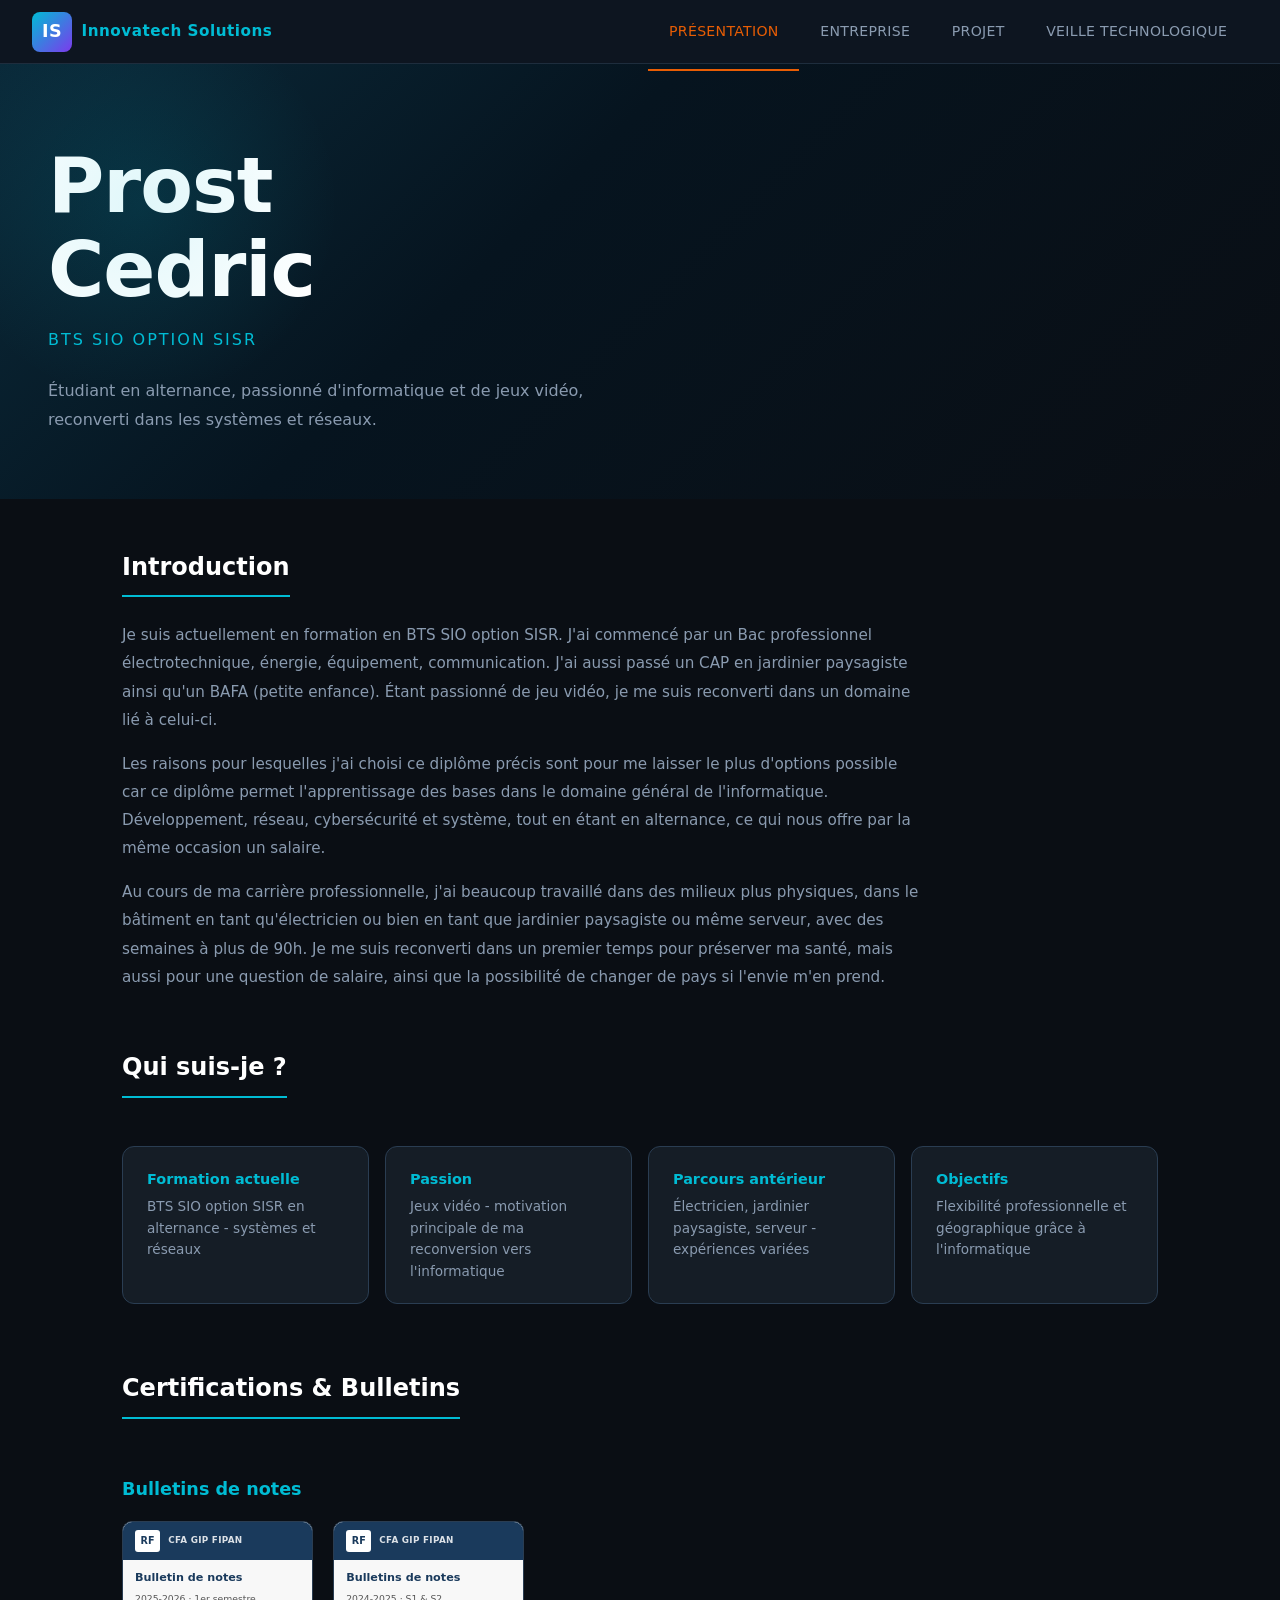
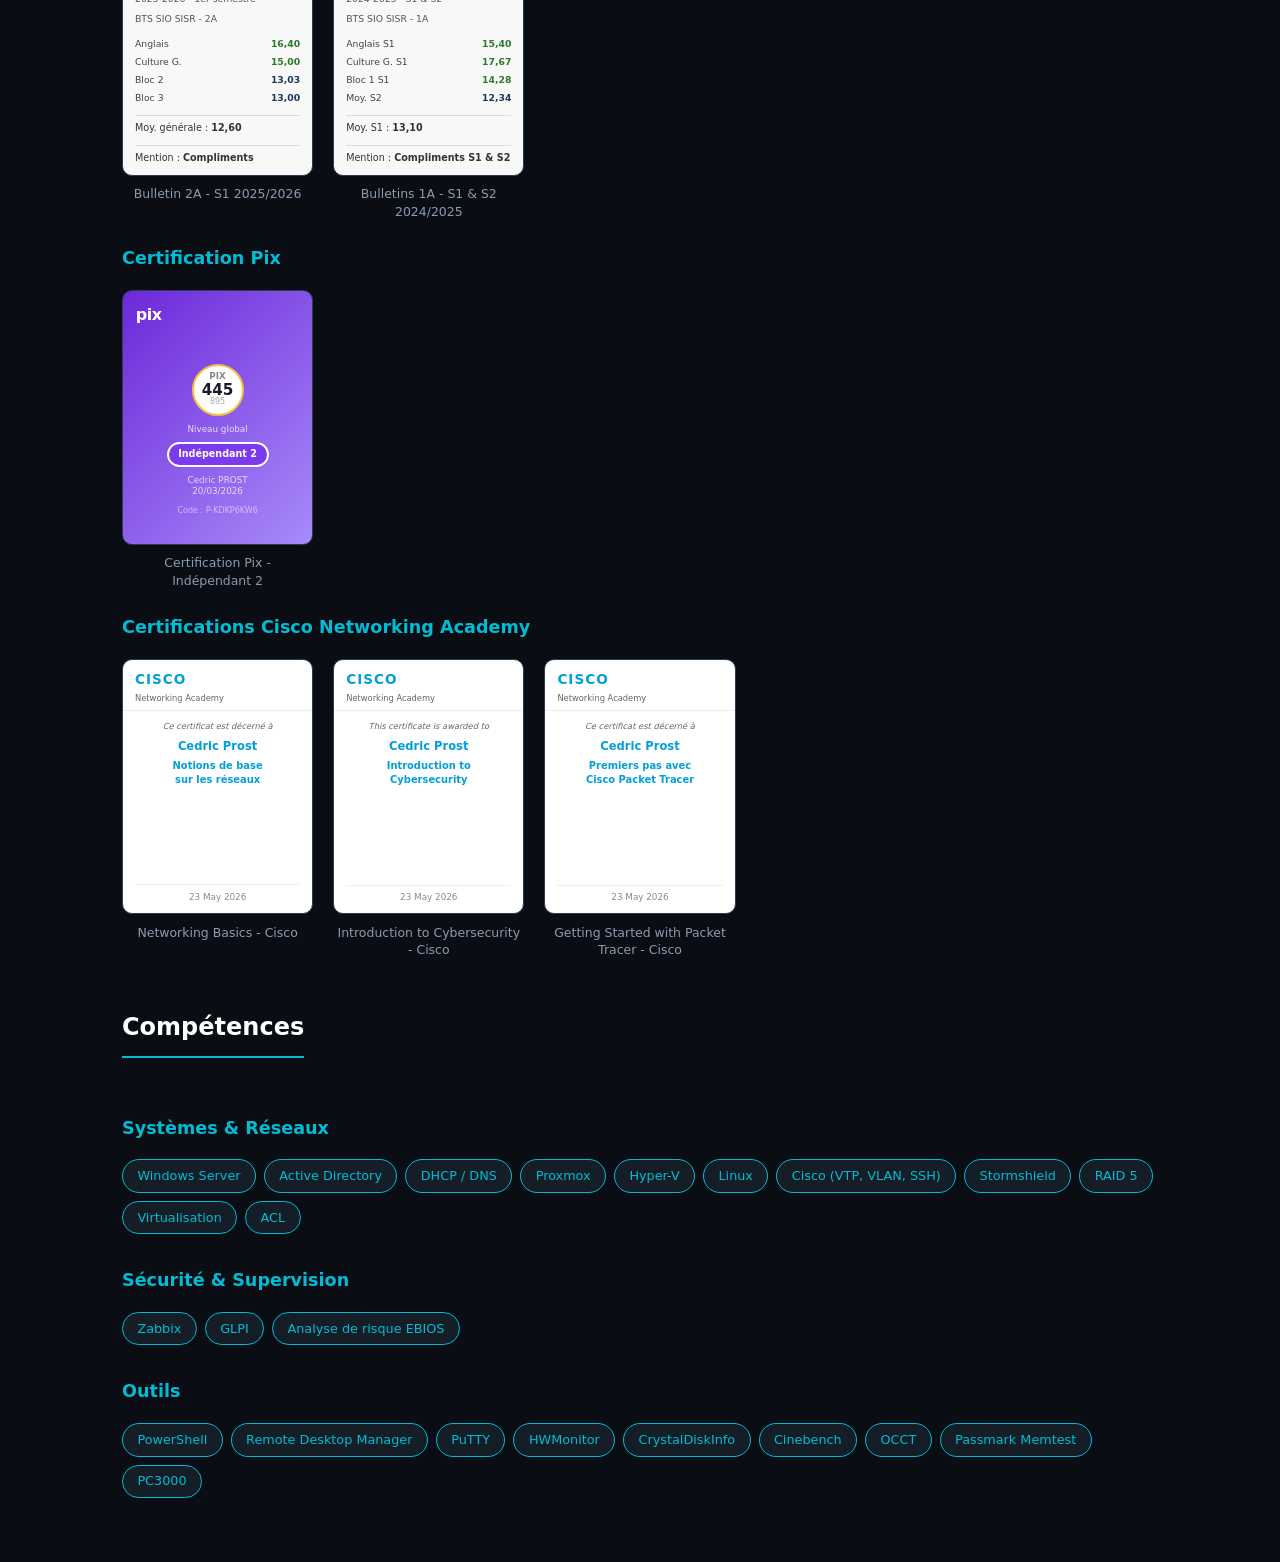
<file: index.html>
<!DOCTYPE html>
<html lang="fr">
<head>
<meta charset="UTF-8">
<meta name="viewport" content="width=device-width, initial-scale=1.0">
<title>Prost Cedric – Portfolio BTS SIO SISR</title>
<link rel="stylesheet" href="style.css">
</head>
<body>

<nav>
  <a href="index.html" class="logo">
    <div class="logo-icon">IS</div>
    <span>Innovatech Solutions</span>
  </a>
  <div class="nav-tabs">
    <a class="tab-link active" href="index.html">Présentation</a>
    <a class="tab-link" href="entreprise.html">Entreprise</a>
    <a class="tab-link" href="projet.html">Projet</a>
    <a class="tab-link" href="veille.html">Veille Technologique</a>
  </div>
</nav>

<div class="page-content">
  <div class="hero">
    <div class="hero-name">Prost<br>Cedric</div>
    <div class="hero-tag">BTS SIO option SISR</div>
    <div class="hero-sub">Étudiant en alternance, passionné d'informatique et de jeux vidéo, reconverti dans les systèmes et réseaux.</div>
  </div>

  <div class="content">
    <h2 class="sec-title">Introduction</h2>
    <p class="prose">Je suis actuellement en formation en BTS SIO option SISR. J'ai commencé par un Bac professionnel électrotechnique, énergie, équipement, communication. J'ai aussi passé un CAP en jardinier paysagiste ainsi qu'un BAFA (petite enfance). Étant passionné de jeu vidéo, je me suis reconverti dans un domaine lié à celui-ci.</p>
    <p class="prose">Les raisons pour lesquelles j'ai choisi ce diplôme précis sont pour me laisser le plus d'options possible car ce diplôme permet l'apprentissage des bases dans le domaine général de l'informatique. Développement, réseau, cybersécurité et système, tout en étant en alternance, ce qui nous offre par la même occasion un salaire.</p>
    <p class="prose">Au cours de ma carrière professionnelle, j'ai beaucoup travaillé dans des milieux plus physiques, dans le bâtiment en tant qu'électricien ou bien en tant que jardinier paysagiste ou même serveur, avec des semaines à plus de 90h. Je me suis reconverti dans un premier temps pour préserver ma santé, mais aussi pour une question de salaire, ainsi que la possibilité de changer de pays si l'envie m'en prend.</p>

    <h2 class="sec-title" style="margin-top:2.5rem">Qui suis-je ?</h2>
    <div class="cards">
      <div class="card">
        <h4>Formation actuelle</h4>
        <p>BTS SIO option SISR en alternance - systèmes et réseaux</p>
      </div>
      <div class="card">
        <h4>Passion</h4>
        <p>Jeux vidéo - motivation principale de ma reconversion vers l'informatique</p>
      </div>
      <div class="card">
        <h4>Parcours antérieur</h4>
        <p>Électricien, jardinier paysagiste, serveur - expériences variées</p>
      </div>
      <div class="card">
        <h4>Objectifs</h4>
        <p>Flexibilité professionnelle et géographique grâce à l'informatique</p>
      </div>
    </div>

    <!-- ═══ CERTIFICATIONS & BULLETINS ═══ -->
    <h2 class="sec-title" style="margin-top:2.5rem">Certifications & Bulletins</h2>

    <div class="sec-subtitle"> Bulletins de notes</div>
    <div class="doc-preview-grid">

      <a href="Bulletin_PROST_Cedric_BTS_SIO_2A.pdf" target="_blank" rel="noopener" class="doc-preview-card">
        <div class="doc-preview-thumb bulletin-thumb">
          <div class="thumb-header">
            <div class="thumb-logo">RF</div>
            <div class="thumb-cfa">CFA GIP FIPAN</div>
          </div>
          <div class="thumb-body">
            <div class="thumb-title">Bulletin de notes</div>
            <div class="thumb-sub">2025-2026 · 1er semestre</div>
            <div class="thumb-sub">BTS SIO SISR - 2A</div>
            <div class="thumb-grades">
              <div class="thumb-grade-row"><span>Anglais</span><span class="grade-val good">16,40</span></div>
              <div class="thumb-grade-row"><span>Culture G.</span><span class="grade-val good">15,00</span></div>
              <div class="thumb-grade-row"><span>Bloc 2</span><span class="grade-val">13,03</span></div>
              <div class="thumb-grade-row"><span>Bloc 3</span><span class="grade-val">13,00</span></div>
            </div>
            <div class="thumb-avg">Moy. générale : <strong>12,60</strong></div>
            <div class="thumb-avg">Mention : <strong>Compliments</strong></div>
          </div>
          <div class="doc-preview-overlay">
            <svg width="22" height="22" fill="none" viewBox="0 0 24 24" stroke="currentColor" stroke-width="2"><path stroke-linecap="round" stroke-linejoin="round" d="M10 6H6a2 2 0 00-2 2v10a2 2 0 002 2h10a2 2 0 002-2v-4M14 4h6m0 0v6m0-6L10 14"/></svg>
            Ouvrir le PDF
          </div>
        </div>
        <div class="doc-preview-label">Bulletin 2A - S1 2025/2026</div>
      </a>

      <a href="BULLETINS_BTS_SIO_1A_PROST_Cedric.pdf" target="_blank" rel="noopener" class="doc-preview-card">
        <div class="doc-preview-thumb bulletin-thumb">
          <div class="thumb-header">
            <div class="thumb-logo">RF</div>
            <div class="thumb-cfa">CFA GIP FIPAN</div>
          </div>
          <div class="thumb-body">
            <div class="thumb-title">Bulletins de notes</div>
            <div class="thumb-sub">2024-2025 · S1 &amp; S2</div>
            <div class="thumb-sub">BTS SIO SISR - 1A</div>
            <div class="thumb-grades">
              <div class="thumb-grade-row"><span>Anglais S1</span><span class="grade-val good">15,40</span></div>
              <div class="thumb-grade-row"><span>Culture G. S1</span><span class="grade-val good">17,67</span></div>
              <div class="thumb-grade-row"><span>Bloc 1 S1</span><span class="grade-val good">14,28</span></div>
              <div class="thumb-grade-row"><span>Moy. S2</span><span class="grade-val">12,34</span></div>
            </div>
            <div class="thumb-avg">Moy. S1 : <strong>13,10</strong></div>
            <div class="thumb-avg">Mention : <strong>Compliments S1 & S2</strong></div>
          </div>
          <div class="doc-preview-overlay">
            <svg width="22" height="22" fill="none" viewBox="0 0 24 24" stroke="currentColor" stroke-width="2"><path stroke-linecap="round" stroke-linejoin="round" d="M10 6H6a2 2 0 00-2 2v10a2 2 0 002 2h10a2 2 0 002-2v-4M14 4h6m0 0v6m0-6L10 14"/></svg>
            Ouvrir le PDF
          </div>
        </div>
        <div class="doc-preview-label">Bulletins 1A - S1 & S2 2024/2025</div>
      </a>

    </div>

    <div class="sec-subtitle" style="margin-top:1.5rem"> Certification Pix</div>
    <div class="doc-preview-grid">

      <a href="certification-pix-20260320.pdf" target="_blank" rel="noopener" class="doc-preview-card">
        <div class="doc-preview-thumb" style="background:linear-gradient(135deg,#6d28d9 0%,#a78bfa 100%);display:flex;flex-direction:column">
          <div style="padding:.6rem .8rem;flex-shrink:0">
            <div style="color:#fff;font-size:1rem;font-weight:900;letter-spacing:-0.5px">pix</div>
          </div>
          <div style="flex:1;display:flex;flex-direction:column;align-items:center;justify-content:center;gap:.3rem;padding:.5rem .75rem;text-align:center">
            <div style="background:#fff;border-radius:50%;width:52px;height:52px;display:flex;align-items:center;justify-content:center;border:2px solid #f0c040;flex-shrink:0">
              <div style="text-align:center;line-height:1.1">
                <div style="font-size:.55rem;color:#888;font-weight:600">PIX</div>
                <div style="font-size:.95rem;font-weight:800;color:#1a1a2e">445</div>
                <div style="font-size:.5rem;color:#aaa">895</div>
              </div>
            </div>
            <div style="font-size:.55rem;color:rgba(255,255,255,.8);margin-top:.1rem">Niveau global</div>
            <div style="background:#7c3aed;border:2px solid #fff;border-radius:20px;padding:.15rem .6rem;font-size:.6rem;font-weight:700;color:#fff">Indépendant 2</div>
            <div style="font-size:.55rem;color:rgba(255,255,255,.75);margin-top:.2rem;line-height:1.3">Cedric PROST<br>20/03/2026</div>
            <div style="font-size:.5rem;color:rgba(255,255,255,.55);margin-top:.1rem">Code : P-KDKP6KW6</div>
          </div>
          <div class="doc-preview-overlay">
            <svg width="22" height="22" fill="none" viewBox="0 0 24 24" stroke="currentColor" stroke-width="2"><path stroke-linecap="round" stroke-linejoin="round" d="M10 6H6a2 2 0 00-2 2v10a2 2 0 002 2h10a2 2 0 002-2v-4M14 4h6m0 0v6m0-6L10 14"/></svg>
            Ouvrir le PDF
          </div>
        </div>
        <div class="doc-preview-label">Certification Pix - Indépendant 2</div>
      </a>

    </div>

    <div class="sec-subtitle" style="margin-top:1.5rem"> Certifications Cisco Networking Academy</div>
    <div class="doc-preview-grid">

      <a href="Networking_Basics_certificate.pdf" target="_blank" rel="noopener" class="doc-preview-card">
        <div class="doc-preview-thumb cisco-thumb">
          <div class="cisco-logo-area">
            <div class="cisco-logo">CISCO</div>
            <div class="cisco-academy">Networking Academy</div>
          </div>
          <div class="cisco-body">
            <div class="cisco-awarded">Ce certificat est décerné à</div>
            <div class="cisco-name">Cedric Prost</div>
            <div class="cisco-course">Notions de base<br>sur les réseaux</div>
            <div class="cisco-date">23 May 2026</div>
          </div>
          <div class="doc-preview-overlay">
            <svg width="22" height="22" fill="none" viewBox="0 0 24 24" stroke="currentColor" stroke-width="2"><path stroke-linecap="round" stroke-linejoin="round" d="M10 6H6a2 2 0 00-2 2v10a2 2 0 002 2h10a2 2 0 002-2v-4M14 4h6m0 0v6m0-6L10 14"/></svg>
            Ouvrir le PDF
          </div>
        </div>
        <div class="doc-preview-label">Networking Basics - Cisco</div>
      </a>

      <a href="Introduction_to_Cybersecurity_certificate.pdf" target="_blank" rel="noopener" class="doc-preview-card">
        <div class="doc-preview-thumb cisco-thumb">
          <div class="cisco-logo-area">
            <div class="cisco-logo">CISCO</div>
            <div class="cisco-academy">Networking Academy</div>
          </div>
          <div class="cisco-body">
            <div class="cisco-awarded">This certificate is awarded to</div>
            <div class="cisco-name">Cedric Prost</div>
            <div class="cisco-course">Introduction to<br>Cybersecurity</div>
            <div class="cisco-date">23 May 2026</div>
          </div>
          <div class="doc-preview-overlay">
            <svg width="22" height="22" fill="none" viewBox="0 0 24 24" stroke="currentColor" stroke-width="2"><path stroke-linecap="round" stroke-linejoin="round" d="M10 6H6a2 2 0 00-2 2v10a2 2 0 002 2h10a2 2 0 002-2v-4M14 4h6m0 0v6m0-6L10 14"/></svg>
            Ouvrir le PDF
          </div>
        </div>
        <div class="doc-preview-label">Introduction to Cybersecurity - Cisco</div>
      </a>

      <a href="Getting_Started_Packet_Tracer_certificate.pdf" target="_blank" rel="noopener" class="doc-preview-card">
        <div class="doc-preview-thumb cisco-thumb">
          <div class="cisco-logo-area">
            <div class="cisco-logo">CISCO</div>
            <div class="cisco-academy">Networking Academy</div>
          </div>
          <div class="cisco-body">
            <div class="cisco-awarded">Ce certificat est décerné à</div>
            <div class="cisco-name">Cedric Prost</div>
            <div class="cisco-course">Premiers pas avec<br>Cisco Packet Tracer</div>
            <div class="cisco-date">23 May 2026</div>
          </div>
          <div class="doc-preview-overlay">
            <svg width="22" height="22" fill="none" viewBox="0 0 24 24" stroke="currentColor" stroke-width="2"><path stroke-linecap="round" stroke-linejoin="round" d="M10 6H6a2 2 0 00-2 2v10a2 2 0 002 2h10a2 2 0 002-2v-4M14 4h6m0 0v6m0-6L10 14"/></svg>
            Ouvrir le PDF
          </div>
        </div>
        <div class="doc-preview-label">Getting Started with Packet Tracer - Cisco</div>
      </a>

    </div>

    <h2 class="sec-title" style="margin-top:2.5rem">Compétences</h2>
    <div class="sec-subtitle">Systèmes & Réseaux</div>
    <div class="chips">
      <span class="chip highlight">Windows Server</span>
      <span class="chip highlight">Active Directory</span>
      <span class="chip highlight">DHCP / DNS</span>
      <span class="chip highlight">Proxmox</span>
      <span class="chip highlight">Hyper-V</span>
      <span class="chip highlight">Linux</span>
      <span class="chip highlight">Cisco (VTP, VLAN, SSH)</span>
      <span class="chip highlight">Stormshield</span>
      <span class="chip highlight">RAID 5</span>
      <span class="chip highlight">Virtualisation</span>
      <span class="chip highlight">ACL</span>
    
    </div>
    <div class="sec-subtitle">Sécurité & Supervision</div>
    <div class="chips">
      <span class="chip highlight">Zabbix</span>
      <span class="chip highlight">GLPI</span>
      <span class="chip highlight">Analyse de risque EBIOS</span>
    </div>
    <div class="sec-subtitle">Outils</div>
    <div class="chips">
      <span class="chip highlight">PowerShell</span>
      <span class="chip highlight">Remote Desktop Manager</span>
      <span class="chip highlight">PuTTY</span>
      <span class="chip highlight">HWMonitor</span>
      <span class="chip highlight">CrystalDiskInfo</span>
      <span class="chip highlight">Cinebench</span>
      <span class="chip highlight">OCCT</span>
      <span class="chip highlight">Passmark Memtest</span>
      <span class="chip highlight">PC3000</span>
    </div>
  </div>
</div>

</body>
</html>
</file>
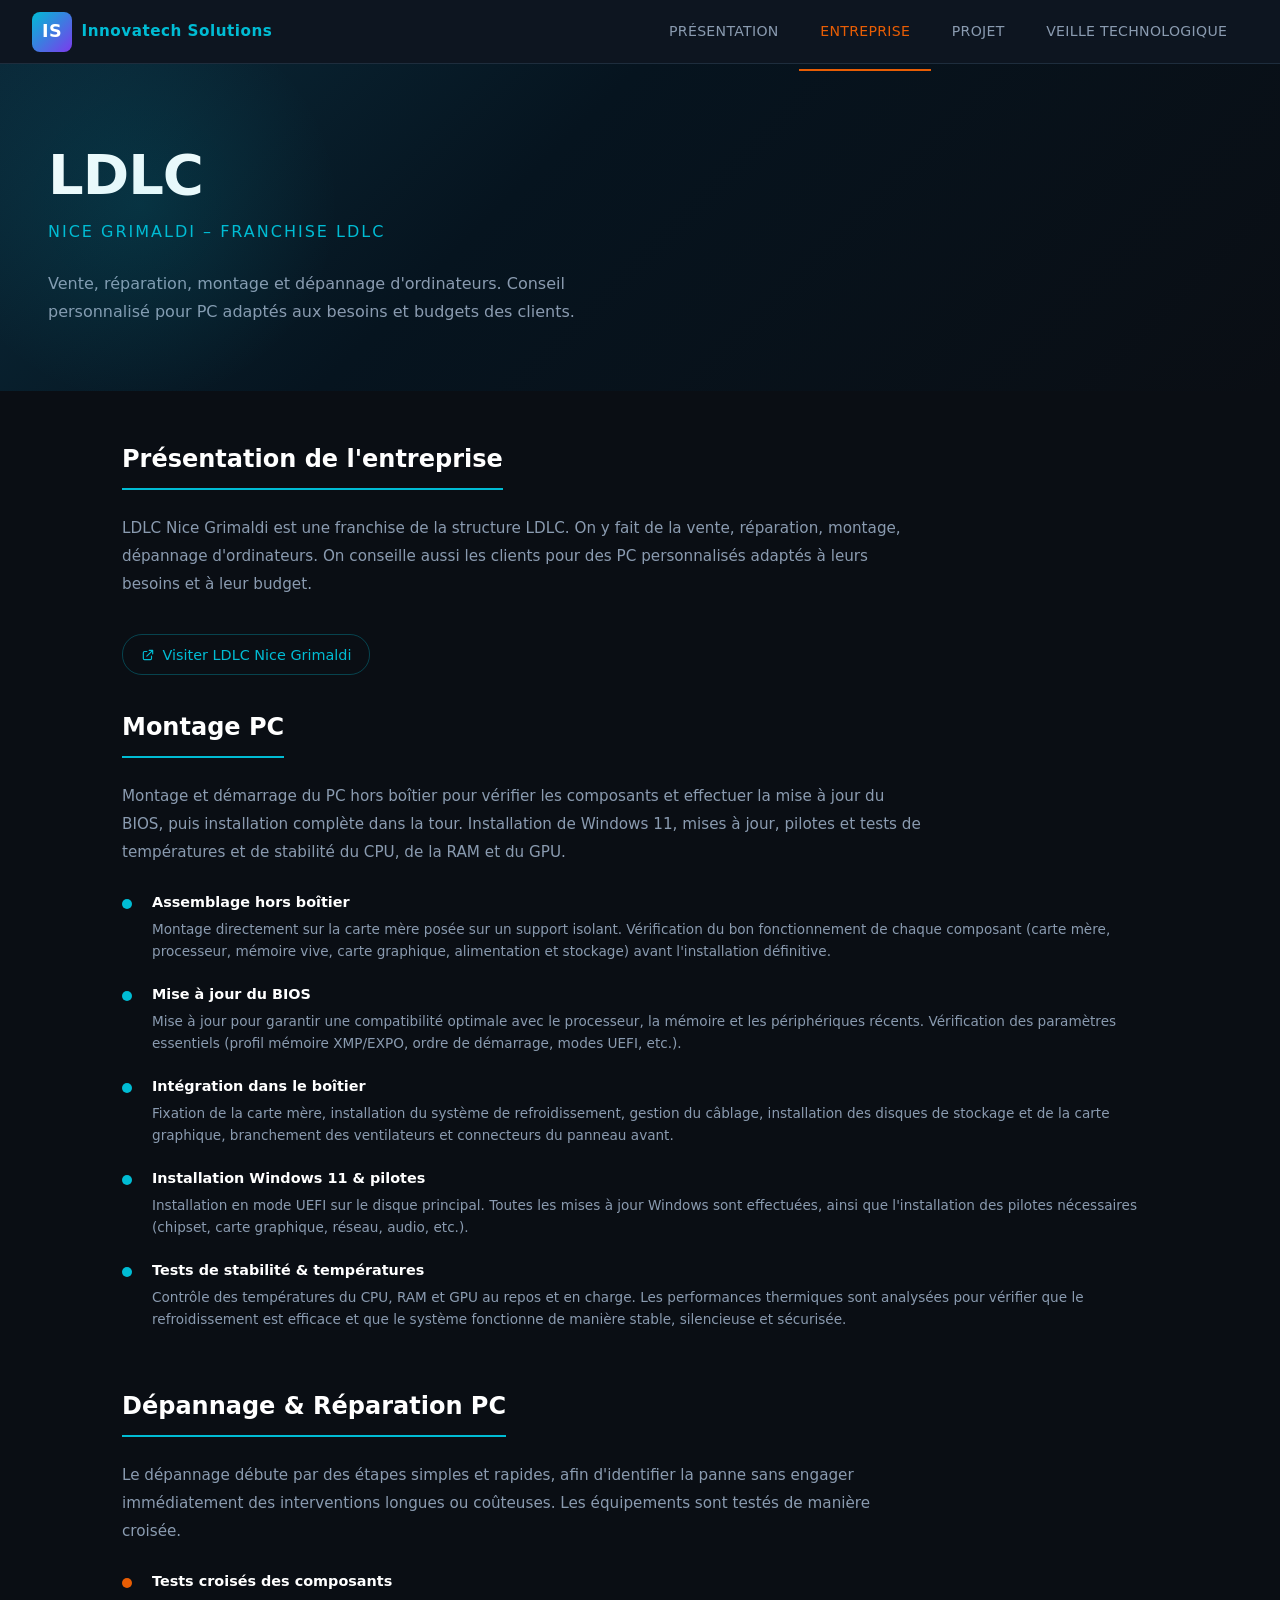
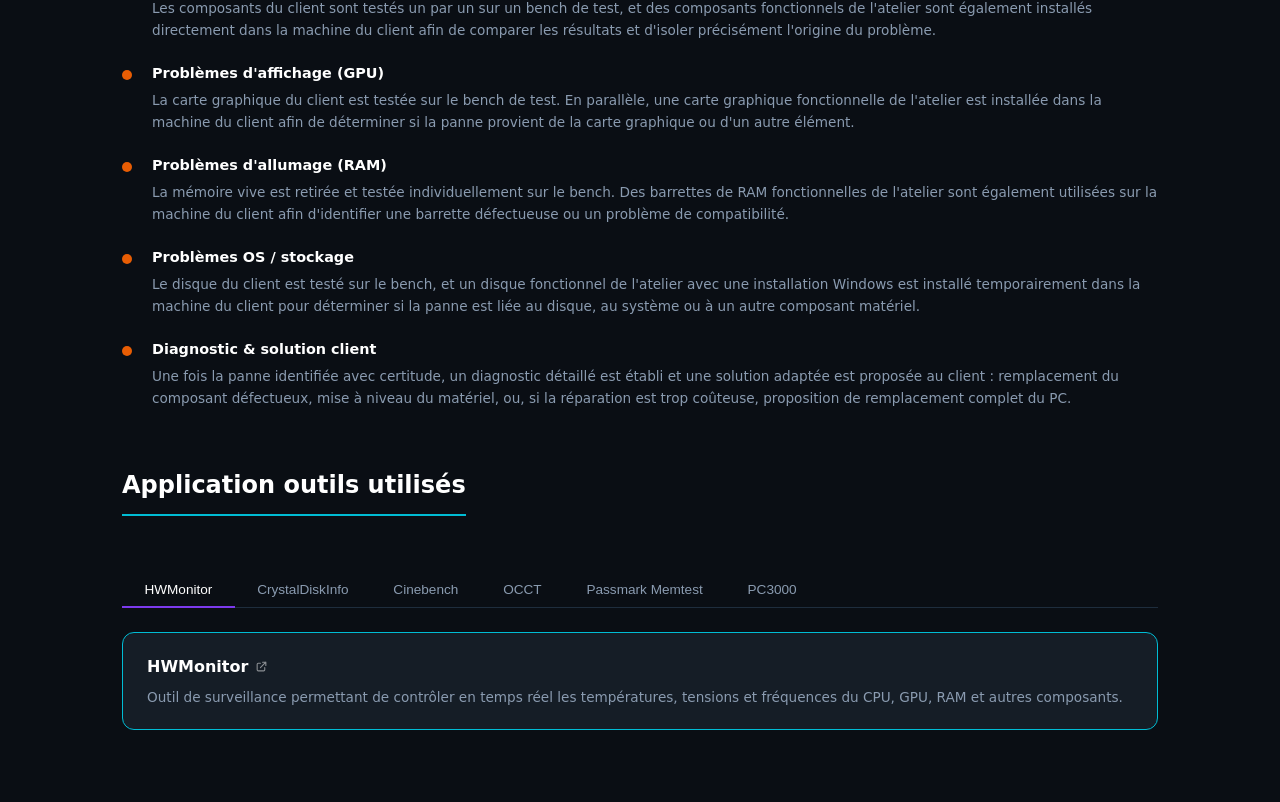
<file: entreprise.html>
<!DOCTYPE html>
<html lang="fr">
<head>
<meta charset="UTF-8">
<meta name="viewport" content="width=device-width, initial-scale=1.0">
<title>Entreprise – Prost Cedric Portfolio</title>
<link rel="stylesheet" href="style.css">
<style>
  .ldlc-link{display:inline-flex;align-items:center;gap:.5rem;margin-top:1.25rem;color:var(--cyan);font-size:.9rem;font-weight:500;text-decoration:none;border:1px solid rgba(0,188,212,.3);padding:.45rem 1.1rem;border-radius:20px;transition:all .2s}
  .ldlc-link:hover{background:rgba(0,188,212,.1);border-color:var(--cyan)}
  .tool-title-link{color:#fff;text-decoration:none;transition:color .2s;display:inline-flex;align-items:center;gap:.4rem}
  .tool-title-link:hover{color:var(--cyan)}
  .tool-title-link svg{opacity:.5;transition:opacity .2s;flex-shrink:0}
  .tool-title-link:hover svg{opacity:1}
</style>
</head>
<body>

<nav>
  <a href="index.html" class="logo">
    <div class="logo-icon">IS</div>
    <span>Innovatech Solutions</span>
  </a>
  <div class="nav-tabs">
    <a class="tab-link" href="index.html">Présentation</a>
    <a class="tab-link active" href="entreprise.html">Entreprise</a>
    <a class="tab-link" href="projet.html">Projet</a>
    <a class="tab-link" href="veille.html">Veille Technologique</a>
  </div>
</nav>

<div class="page-content">
  <div class="hero">
    <div class="hero-name" style="font-size:clamp(2rem,5vw,3.5rem)">LDLC</div>
    <div class="hero-tag">Nice Grimaldi – Franchise LDLC</div>
    <div class="hero-sub">Vente, réparation, montage et dépannage d'ordinateurs. Conseil personnalisé pour PC adaptés aux besoins et budgets des clients.</div>
  </div>

  <div class="content">
    <h2 class="sec-title">Présentation de l'entreprise</h2>
    <p class="prose">LDLC Nice Grimaldi est une franchise de la structure LDLC. On y fait de la vente, réparation, montage, dépannage d'ordinateurs. On conseille aussi les clients pour des PC personnalisés adaptés à leurs besoins et à leur budget.</p>
    <a href="https://www.ldlc.com/" target="_blank" rel="noopener" class="ldlc-link">
      <svg width="14" height="14" fill="none" viewBox="0 0 24 24" stroke="currentColor" stroke-width="2"><path stroke-linecap="round" stroke-linejoin="round" d="M10 6H6a2 2 0 00-2 2v10a2 2 0 002 2h10a2 2 0 002-2v-4M14 4h6m0 0v6m0-6L10 14"/></svg>
      Visiter LDLC Nice Grimaldi
    </a>

    <div style="height:2rem"></div>

    <!-- MONTAGE PC -->
    <h2 class="sec-title">Montage PC</h2>
    <p class="prose">Montage et démarrage du PC hors boîtier pour vérifier les composants et effectuer la mise à jour du BIOS, puis installation complète dans la tour. Installation de Windows 11, mises à jour, pilotes et tests de températures et de stabilité du CPU, de la RAM et du GPU.</p>
    <div class="timeline">
      <div class="tl-item">
        <div class="tl-dot"></div>
        <div class="tl-content">
          <h5>Assemblage hors boîtier</h5>
          <p>Montage directement sur la carte mère posée sur un support isolant. Vérification du bon fonctionnement de chaque composant (carte mère, processeur, mémoire vive, carte graphique, alimentation et stockage) avant l'installation définitive.</p>
        </div>
      </div>
      <div class="tl-item">
        <div class="tl-dot"></div>
        <div class="tl-content">
          <h5>Mise à jour du BIOS</h5>
          <p>Mise à jour pour garantir une compatibilité optimale avec le processeur, la mémoire et les périphériques récents. Vérification des paramètres essentiels (profil mémoire XMP/EXPO, ordre de démarrage, modes UEFI, etc.).</p>
        </div>
      </div>
      <div class="tl-item">
        <div class="tl-dot"></div>
        <div class="tl-content">
          <h5>Intégration dans le boîtier</h5>
          <p>Fixation de la carte mère, installation du système de refroidissement, gestion du câblage, installation des disques de stockage et de la carte graphique, branchement des ventilateurs et connecteurs du panneau avant.</p>
        </div>
      </div>
      <div class="tl-item">
        <div class="tl-dot"></div>
        <div class="tl-content">
          <h5>Installation Windows 11 & pilotes</h5>
          <p>Installation en mode UEFI sur le disque principal. Toutes les mises à jour Windows sont effectuées, ainsi que l'installation des pilotes nécessaires (chipset, carte graphique, réseau, audio, etc.).</p>
        </div>
      </div>
      <div class="tl-item">
        <div class="tl-dot"></div>
        <div class="tl-content">
          <h5>Tests de stabilité & températures</h5>
          <p>Contrôle des températures du CPU, RAM et GPU au repos et en charge. Les performances thermiques sont analysées pour vérifier que le refroidissement est efficace et que le système fonctionne de manière stable, silencieuse et sécurisée.</p>
        </div>
      </div>
    </div>

    <div style="height:2rem"></div>

    <!-- DÉPANNAGE -->
    <h2 class="sec-title">Dépannage & Réparation PC</h2>
    <p class="prose">Le dépannage débute par des étapes simples et rapides, afin d'identifier la panne sans engager immédiatement des interventions longues ou coûteuses. Les équipements sont testés de manière croisée.</p>
    <div class="timeline">
      <div class="tl-item">
        <div class="tl-dot" style="background:var(--orange)"></div>
        <div class="tl-content">
          <h5>Tests croisés des composants</h5>
          <p>Les composants du client sont testés un par un sur un bench de test, et des composants fonctionnels de l'atelier sont également installés directement dans la machine du client afin de comparer les résultats et d'isoler précisément l'origine du problème.</p>
        </div>
      </div>
      <div class="tl-item">
        <div class="tl-dot" style="background:var(--orange)"></div>
        <div class="tl-content">
          <h5>Problèmes d'affichage (GPU)</h5>
          <p>La carte graphique du client est testée sur le bench de test. En parallèle, une carte graphique fonctionnelle de l'atelier est installée dans la machine du client afin de déterminer si la panne provient de la carte graphique ou d'un autre élément.</p>
        </div>
      </div>
      <div class="tl-item">
        <div class="tl-dot" style="background:var(--orange)"></div>
        <div class="tl-content">
          <h5>Problèmes d'allumage (RAM)</h5>
          <p>La mémoire vive est retirée et testée individuellement sur le bench. Des barrettes de RAM fonctionnelles de l'atelier sont également utilisées sur la machine du client afin d'identifier une barrette défectueuse ou un problème de compatibilité.</p>
        </div>
      </div>
      <div class="tl-item">
        <div class="tl-dot" style="background:var(--orange)"></div>
        <div class="tl-content">
          <h5>Problèmes OS / stockage</h5>
          <p>Le disque du client est testé sur le bench, et un disque fonctionnel de l'atelier avec une installation Windows est installé temporairement dans la machine du client pour déterminer si la panne est liée au disque, au système ou à un autre composant matériel.</p>
        </div>
      </div>
      <div class="tl-item">
        <div class="tl-dot" style="background:var(--orange)"></div>
        <div class="tl-content">
          <h5>Diagnostic & solution client</h5>
          <p>Une fois la panne identifiée avec certitude, un diagnostic détaillé est établi et une solution adaptée est proposée au client : remplacement du composant défectueux, mise à niveau du matériel, ou, si la réparation est trop coûteuse, proposition de remplacement complet du PC.</p>
        </div>
      </div>
    </div>

    <div style="height:2rem"></div>

    <!-- OUTILS -->
    <h2 class="sec-title">Application outils utilisés</h2>
    <div id="tool-tabs" style="margin:1.5rem 0">
      <div class="inner-tabs">
        <button class="inner-tab active" onclick="showTool(0)">HWMonitor</button>
        <button class="inner-tab" onclick="showTool(1)">CrystalDiskInfo</button>
        <button class="inner-tab" onclick="showTool(2)">Cinebench</button>
        <button class="inner-tab" onclick="showTool(3)">OCCT</button>
        <button class="inner-tab" onclick="showTool(4)">Passmark Memtest</button>
        <button class="inner-tab" onclick="showTool(5)">PC3000</button>
      </div>
      <div id="tool-desc" class="card" style="border-radius:12px;border-color:var(--cyan)">
        <h4 style="font-size:1rem;margin-bottom:.4rem">
          <a id="tool-name-link" href="https://www.cpuid.com/softwares/hwmonitor.html" target="_blank" rel="noopener" class="tool-title-link">
            <span id="tool-name">HWMonitor</span>
            <svg width="13" height="13" fill="none" viewBox="0 0 24 24" stroke="currentColor" stroke-width="2"><path stroke-linecap="round" stroke-linejoin="round" d="M10 6H6a2 2 0 00-2 2v10a2 2 0 002 2h10a2 2 0 002-2v-4M14 4h6m0 0v6m0-6L10 14"/></svg>
          </a>
        </h4>
        <p id="tool-text">Outil de surveillance permettant de contrôler en temps réel les températures, tensions et fréquences du CPU, GPU, RAM et autres composants.</p>
      </div>
    </div>
  </div>
</div>

<script src="script.js"></script>
</body>
</html>
</file>
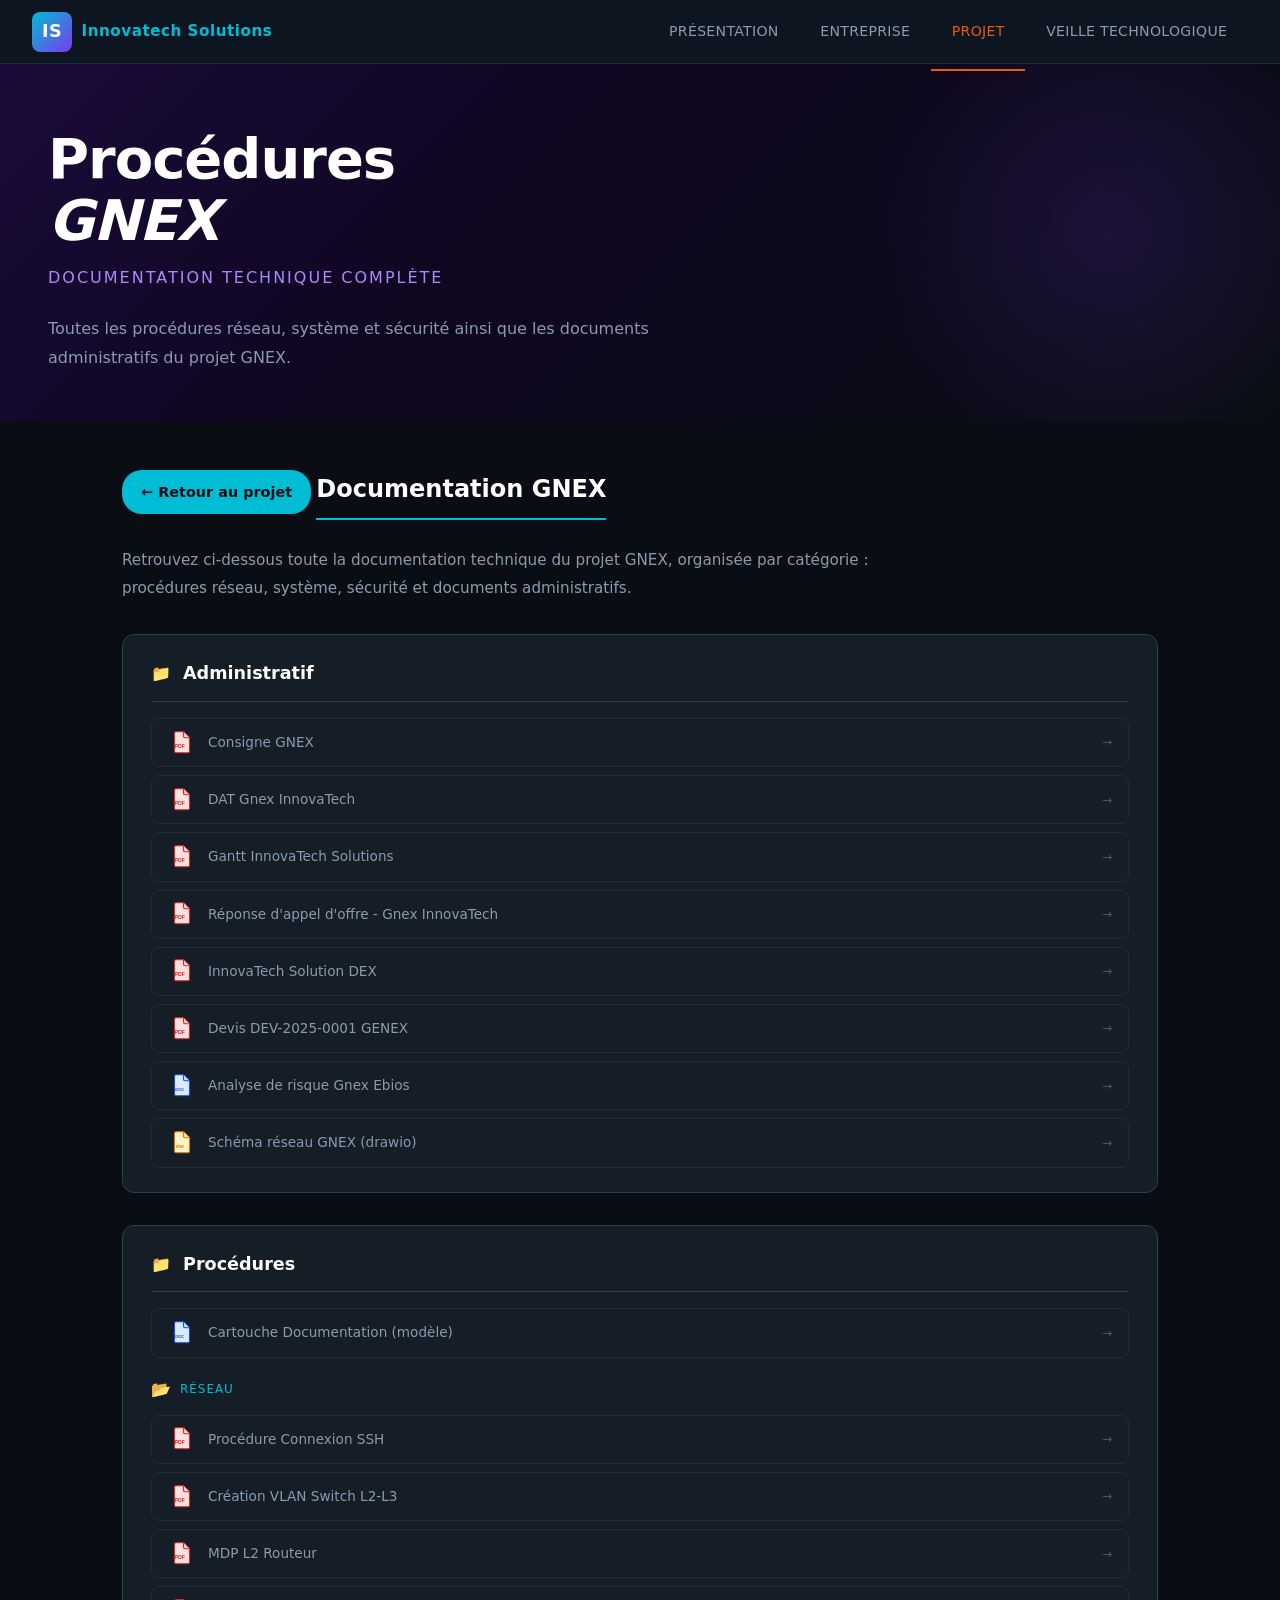
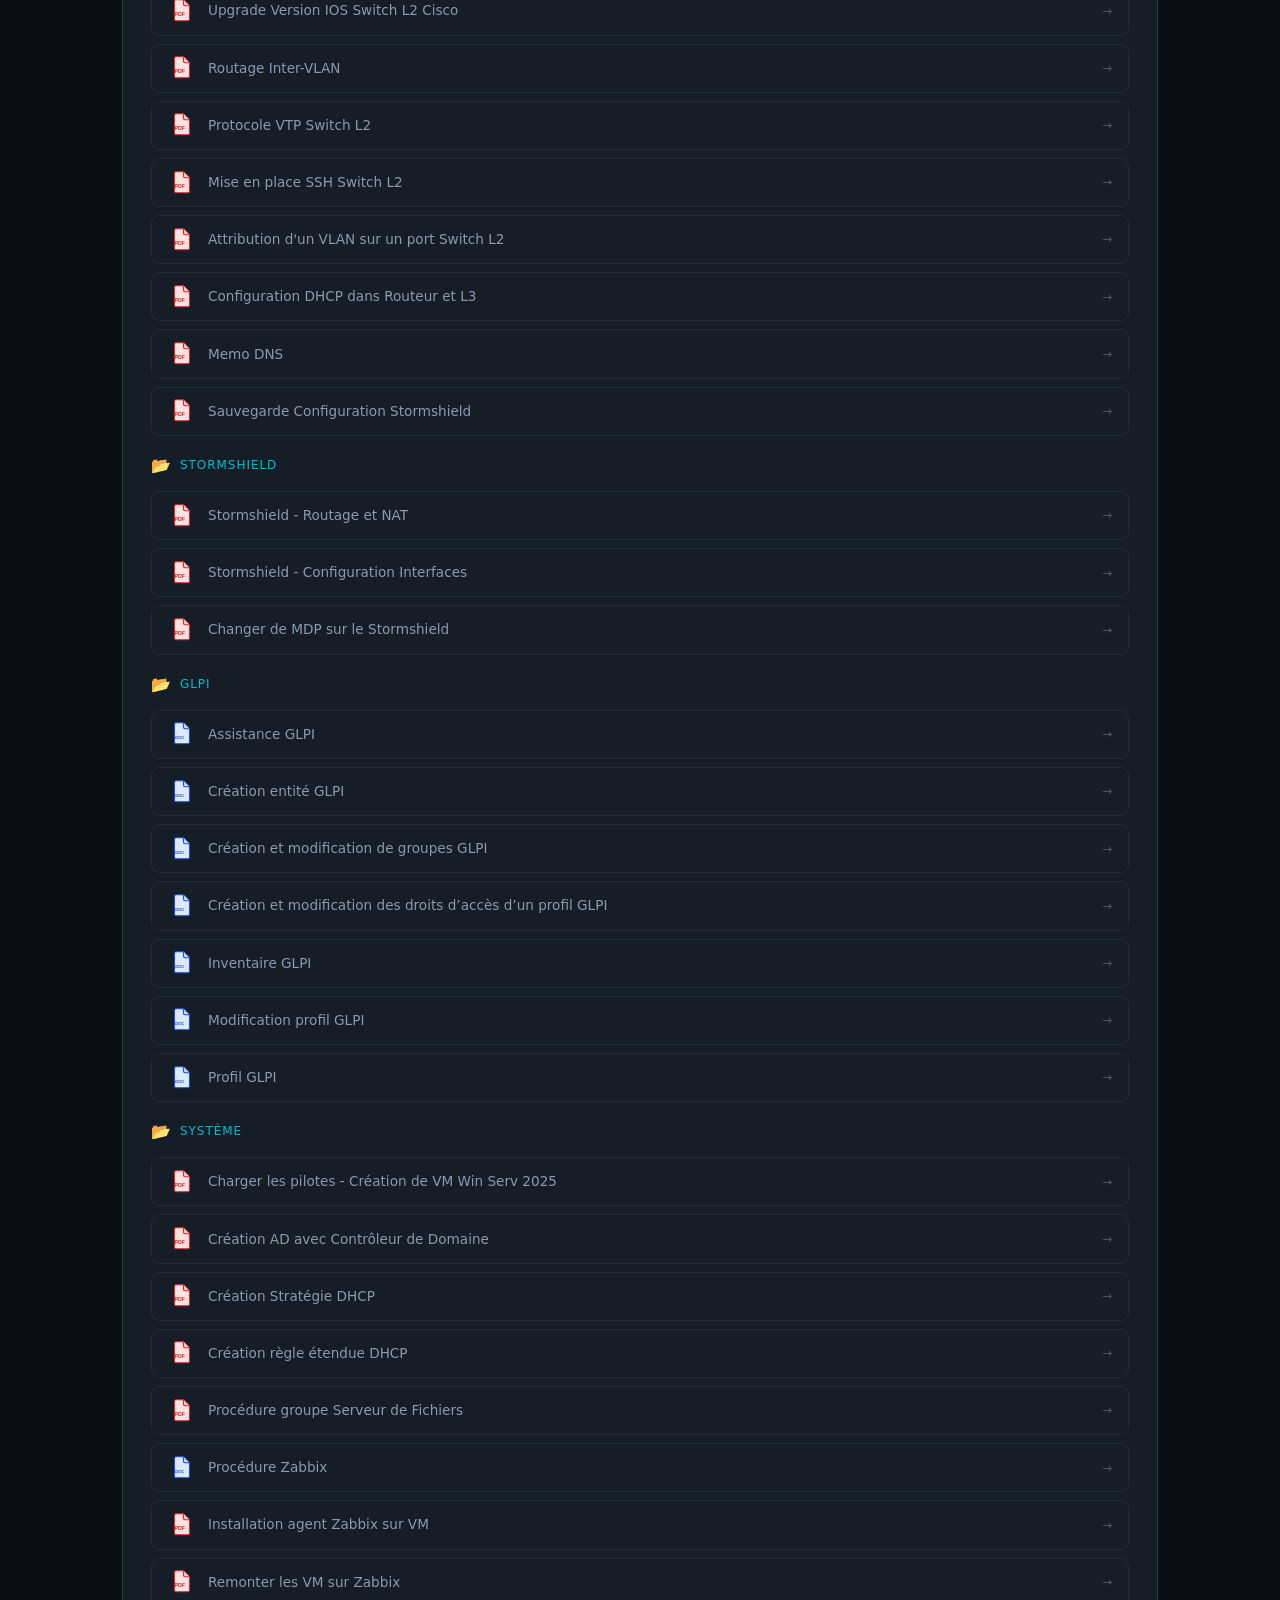
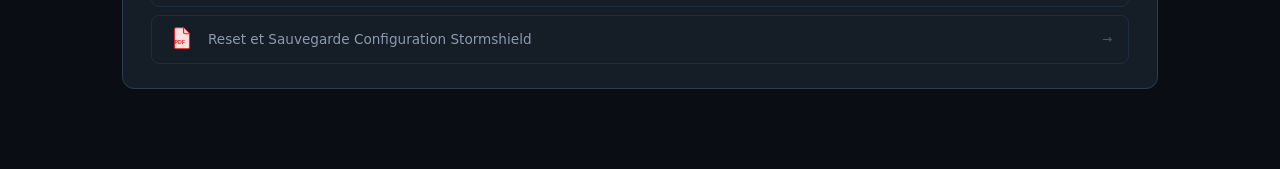
<file: procedures-gnex.html>
<!DOCTYPE html>
<html lang="fr">
<head>
<meta charset="UTF-8">
<meta name="viewport" content="width=device-width, initial-scale=1.0">
<title>Procédures GNEX - Prost Cedric Portfolio</title>
<link rel="stylesheet" href="style.css">
<style>
  .folder-tree {
    display: flex;
    flex-direction: column;
    gap: 2rem;
    margin: 2rem 0;
  }

  .folder-block {
    background: var(--bg-card);
    border: 1px solid var(--border-bright);
    border-radius: 12px;
    padding: 1.5rem 1.75rem;
    transition: border-color 0.25s, box-shadow 0.25s;
  }

  .folder-block:hover {
    border-color: var(--cyan);
    box-shadow: 0 0 20px rgba(0,188,212,0.1);
  }

  .folder-name {
    font-size: 1.1rem;
    font-weight: 600;
    color: #fff;
    margin-bottom: 1rem;
    padding-bottom: 0.75rem;
    border-bottom: 1px solid var(--border-bright);
    display: flex;
    align-items: center;
    gap: 0.75rem;
  }

  .folder-icon {
    color: var(--cyan);
    font-size: 1rem;
  }

  .subfolder-name {
    font-size: 0.75rem;
    color: var(--cyan);
    letter-spacing: 0.08em;
    text-transform: uppercase;
    margin-bottom: 0.75rem;
    margin-top: 1rem;
    display: flex;
    align-items: center;
    gap: 0.5rem;
    font-weight: 500;
  }

  .subfolder-name:first-child {
    margin-top: 0;
  }

  .file-list {
    display: flex;
    flex-direction: column;
    gap: 0.5rem;
  }

  .file-item {
    display: flex;
    align-items: center;
    gap: 0.75rem;
    padding: 0.6rem 1rem;
    background: var(--bg-card);
    border: 1px solid var(--border);
    border-radius: 8px;
    text-decoration: none;
    color: var(--text-muted);
    font-size: 0.85rem;
    font-weight: 400;
    transition: border-color 0.2s, background 0.2s, transform 0.15s, color 0.2s;
  }

  .file-item:hover {
    border-color: var(--cyan);
    background: rgba(0,188,212,0.05);
    transform: translateX(4px);
    color: var(--text);
  }

  .file-icon {
    flex-shrink: 0;
    width: 28px;
    height: 28px;
    display: flex;
    align-items: center;
    justify-content: center;
  }

  .file-icon svg {
    width: 24px;
    height: 24px;
  }

  .file-name {
    flex: 1;
    font-weight: 400;
  }

  .file-arrow {
    color: var(--text-dim);
    font-size: 0.75rem;
    transition: color 0.2s;
  }

  .file-item:hover .file-arrow {
    color: var(--cyan);
  }

  .back-button {
    display: inline-block;
    background: var(--cyan);
    color: #0a0e14;
    text-decoration: none;
    font-size: 0.9rem;
    font-weight: 600;
    padding: 0.6rem 1.2rem;
    border-radius: 20px;
    margin-bottom: 2rem;
    transition: background 0.2s, transform 0.15s;
  }

  .back-button:hover {
    background: var(--cyan-dark);
    transform: translateY(-2px);
  }

  @media(max-width:640px){
    .folder-block {
      padding: 1.25rem 1rem;
    }
    .folder-name {
      font-size: 1rem;
    }
  }
</style>
</head>
<body>

<nav>
  <a href="index.html" class="logo">
    <div class="logo-icon">IS</div>
    <span>Innovatech Solutions</span>
  </a>
  <div class="nav-tabs">
    <a class="tab-link" href="index.html">Présentation</a>
    <a class="tab-link" href="entreprise.html">Entreprise</a>
    <a class="tab-link active" href="projet.html">Projet</a>
    <a class="tab-link" href="veille.html">Veille Technologique</a>
  </div>
</nav>

<div class="page-content">
  <div class="hero-purple">
    <div class="hero-name" style="font-size:clamp(2rem,5vw,3.5rem)">Procédures<br><em>GNEX</em></div>
    <div class="hero-tag" style="color:var(--purple-light)">Documentation technique complète</div>
    <div class="hero-sub">Toutes les procédures réseau, système et sécurité ainsi que les documents administratifs du projet GNEX.</div>
  </div>

  <div class="content">
    <a href="projet.html" class="back-button">← Retour au projet</a>

    <h2 class="sec-title">Documentation GNEX</h2>
    <p class="prose">Retrouvez ci-dessous toute la documentation technique du projet GNEX, organisée par catégorie : procédures réseau, système, sécurité et documents administratifs.</p>

    <div class="folder-tree">

    <!-- ============================
         ADMINISTRATIF
         ============================ -->
    <div class="folder-block">
      <div class="folder-name"><span class="folder-icon">&#128193;</span> Administratif</div>
      <div class="file-list">
        <a href="Proc%C3%A9dures%20GENEX/Administratif/Consigne_GNEX.pdf" target="_blank" class="file-item">
          <span class="file-icon"><svg viewBox="0 0 32 32" fill="none" xmlns="http://www.w3.org/2000/svg"><path d="M6 3a2 2 0 012-2h10l8 8v18a2 2 0 01-2 2H8a2 2 0 01-2-2V3z" fill="#fee2e2" stroke="#dc2626" stroke-width="1.5"/><path d="M18 1v6a2 2 0 002 2h6" fill="#fecaca" stroke="#dc2626" stroke-width="1.5" stroke-linejoin="round"/><text x="13" y="23" text-anchor="middle" font-family="sans-serif" font-size="7" font-weight="700" fill="#dc2626">PDF</text></svg></span>
          <span class="file-name">Consigne GNEX</span>
          <span class="file-arrow">&rarr;</span>
        </a>
        <a href="Proc%C3%A9dures%20GENEX/Administratif/DAT_Gnex_InnovaTech.pdf" target="_blank" class="file-item">
          <span class="file-icon"><svg viewBox="0 0 32 32" fill="none" xmlns="http://www.w3.org/2000/svg"><path d="M6 3a2 2 0 012-2h10l8 8v18a2 2 0 01-2 2H8a2 2 0 01-2-2V3z" fill="#fee2e2" stroke="#dc2626" stroke-width="1.5"/><path d="M18 1v6a2 2 0 002 2h6" fill="#fecaca" stroke="#dc2626" stroke-width="1.5" stroke-linejoin="round"/><text x="13" y="23" text-anchor="middle" font-family="sans-serif" font-size="7" font-weight="700" fill="#dc2626">PDF</text></svg></span>
          <span class="file-name">DAT Gnex InnovaTech</span>
          <span class="file-arrow">&rarr;</span>
        </a>
        <a href="Proc%C3%A9dures%20GENEX/Administratif/Gantt%20InnovaTechSolutions.pdf" target="_blank" class="file-item">
          <span class="file-icon"><svg viewBox="0 0 32 32" fill="none" xmlns="http://www.w3.org/2000/svg"><path d="M6 3a2 2 0 012-2h10l8 8v18a2 2 0 01-2 2H8a2 2 0 01-2-2V3z" fill="#fee2e2" stroke="#dc2626" stroke-width="1.5"/><path d="M18 1v6a2 2 0 002 2h6" fill="#fecaca" stroke="#dc2626" stroke-width="1.5" stroke-linejoin="round"/><text x="13" y="23" text-anchor="middle" font-family="sans-serif" font-size="7" font-weight="700" fill="#dc2626">PDF</text></svg></span>
          <span class="file-name">Gantt InnovaTech Solutions</span>
          <span class="file-arrow">&rarr;</span>
        </a>
        <a href="Proc%C3%A9dures%20GENEX/Administratif/Gnex%20Innovatech%20Reponse%20d%27appel%20d%27offre.pdf" target="_blank" class="file-item">
          <span class="file-icon"><svg viewBox="0 0 32 32" fill="none" xmlns="http://www.w3.org/2000/svg"><path d="M6 3a2 2 0 012-2h10l8 8v18a2 2 0 01-2 2H8a2 2 0 01-2-2V3z" fill="#fee2e2" stroke="#dc2626" stroke-width="1.5"/><path d="M18 1v6a2 2 0 002 2h6" fill="#fecaca" stroke="#dc2626" stroke-width="1.5" stroke-linejoin="round"/><text x="13" y="23" text-anchor="middle" font-family="sans-serif" font-size="7" font-weight="700" fill="#dc2626">PDF</text></svg></span>
          <span class="file-name">Réponse d'appel d'offre - Gnex InnovaTech</span>
          <span class="file-arrow">&rarr;</span>
        </a>
        <a href="Proc%C3%A9dures%20GENEX/Administratif/INNOVATECH%20SOLUTION%20DEX%20(2).pdf" target="_blank" class="file-item">
          <span class="file-icon"><svg viewBox="0 0 32 32" fill="none" xmlns="http://www.w3.org/2000/svg"><path d="M6 3a2 2 0 012-2h10l8 8v18a2 2 0 01-2 2H8a2 2 0 01-2-2V3z" fill="#fee2e2" stroke="#dc2626" stroke-width="1.5"/><path d="M18 1v6a2 2 0 002 2h6" fill="#fecaca" stroke="#dc2626" stroke-width="1.5" stroke-linejoin="round"/><text x="13" y="23" text-anchor="middle" font-family="sans-serif" font-size="7" font-weight="700" fill="#dc2626">PDF</text></svg></span>
          <span class="file-name">InnovaTech Solution DEX</span>
          <span class="file-arrow">&rarr;</span>
        </a>
        <a href="Proc%C3%A9dures%20GENEX/Administratif/devis%20DEV-2025-0001%20GENEX-2.pdf" target="_blank" class="file-item">
          <span class="file-icon"><svg viewBox="0 0 32 32" fill="none" xmlns="http://www.w3.org/2000/svg"><path d="M6 3a2 2 0 012-2h10l8 8v18a2 2 0 01-2 2H8a2 2 0 01-2-2V3z" fill="#fee2e2" stroke="#dc2626" stroke-width="1.5"/><path d="M18 1v6a2 2 0 002 2h6" fill="#fecaca" stroke="#dc2626" stroke-width="1.5" stroke-linejoin="round"/><text x="13" y="23" text-anchor="middle" font-family="sans-serif" font-size="7" font-weight="700" fill="#dc2626">PDF</text></svg></span>
          <span class="file-name">Devis DEV-2025-0001 GENEX</span>
          <span class="file-arrow">&rarr;</span>
        </a>
        <a href="Proc%C3%A9dures%20GENEX/Administratif/Analyse%20de%20risque%20Gnex%20Ebios%2012-02-2026.docx" target="_blank" class="file-item">
          <span class="file-icon"><svg viewBox="0 0 32 32" fill="none" xmlns="http://www.w3.org/2000/svg"><path d="M6 3a2 2 0 012-2h10l8 8v18a2 2 0 01-2 2H8a2 2 0 01-2-2V3z" fill="#dbeafe" stroke="#1d4ed8" stroke-width="1.5"/><path d="M18 1v6a2 2 0 002 2h6" fill="#bfdbfe" stroke="#1d4ed8" stroke-width="1.5" stroke-linejoin="round"/><text x="13" y="23" text-anchor="middle" font-family="sans-serif" font-size="5.5" font-weight="700" fill="#1d4ed8">DOC</text></svg></span>
          <span class="file-name">Analyse de risque Gnex Ebios</span>
          <span class="file-arrow">&rarr;</span>
        </a>
        <a href="Proc%C3%A9dures%20GENEX/Administratif/GNEX.drawio" target="_blank" class="file-item">
          <span class="file-icon"><svg viewBox="0 0 32 32" fill="none" xmlns="http://www.w3.org/2000/svg"><path d="M6 3a2 2 0 012-2h10l8 8v18a2 2 0 01-2 2H8a2 2 0 01-2-2V3z" fill="#fef3c7" stroke="#d97706" stroke-width="1.5"/><path d="M18 1v6a2 2 0 002 2h6" fill="#fde68a" stroke="#d97706" stroke-width="1.5" stroke-linejoin="round"/><text x="13" y="23" text-anchor="middle" font-family="sans-serif" font-size="4.5" font-weight="700" fill="#d97706">DRW</text></svg></span>
          <span class="file-name">Schéma réseau GNEX (drawio)</span>
          <span class="file-arrow">&rarr;</span>
        </a>
      </div>
    </div>

    <!-- ============================
         PROCÉDURES
         ============================ -->
    <div class="folder-block">
      <div class="folder-name"><span class="folder-icon">&#128193;</span> Procédures</div>

      <!-- Cartouche -->
      <div class="file-list" style="margin-bottom:18px">
        <a href="Proc%C3%A9dures%20GENEX/Proc%C3%A9dure/Cartouche%20Documentation.docx" target="_blank" class="file-item">
          <span class="file-icon"><svg viewBox="0 0 32 32" fill="none" xmlns="http://www.w3.org/2000/svg"><path d="M6 3a2 2 0 012-2h10l8 8v18a2 2 0 01-2 2H8a2 2 0 01-2-2V3z" fill="#dbeafe" stroke="#1d4ed8" stroke-width="1.5"/><path d="M18 1v6a2 2 0 002 2h6" fill="#bfdbfe" stroke="#1d4ed8" stroke-width="1.5" stroke-linejoin="round"/><text x="13" y="23" text-anchor="middle" font-family="sans-serif" font-size="5.5" font-weight="700" fill="#1d4ed8">DOC</text></svg></span>
          <span class="file-name">Cartouche Documentation (modèle)</span>
          <span class="file-arrow">&rarr;</span>
        </a>
      </div>

      <!-- Réseau -->
      <div class="subfolder-name"><span class="folder-icon">&#128194;</span> Réseau</div>
      <div class="file-list">
        <a href="Proc%C3%A9dures%20GENEX/Proc%C3%A9dure/Reseau/PROCEDURE%20CONNEXION%20SSH%20(valid%C3%A9).pdf" target="_blank" class="file-item">
          <span class="file-icon"><svg viewBox="0 0 32 32" fill="none" xmlns="http://www.w3.org/2000/svg"><path d="M6 3a2 2 0 012-2h10l8 8v18a2 2 0 01-2 2H8a2 2 0 01-2-2V3z" fill="#fee2e2" stroke="#dc2626" stroke-width="1.5"/><path d="M18 1v6a2 2 0 002 2h6" fill="#fecaca" stroke="#dc2626" stroke-width="1.5" stroke-linejoin="round"/><text x="13" y="23" text-anchor="middle" font-family="sans-serif" font-size="7" font-weight="700" fill="#dc2626">PDF</text></svg></span>
          <span class="file-name">Procédure Connexion SSH</span>
          <span class="file-arrow">&rarr;</span>
        </a>
        <a href="Proc%C3%A9dures%20GENEX/Proc%C3%A9dure/Reseau/Procedure%20Reseau%20Creation%20VLAN%20Switch%20L2-L3(valid%C3%A9).pdf" target="_blank" class="file-item">
          <span class="file-icon"><svg viewBox="0 0 32 32" fill="none" xmlns="http://www.w3.org/2000/svg"><path d="M6 3a2 2 0 012-2h10l8 8v18a2 2 0 01-2 2H8a2 2 0 01-2-2V3z" fill="#fee2e2" stroke="#dc2626" stroke-width="1.5"/><path d="M18 1v6a2 2 0 002 2h6" fill="#fecaca" stroke="#dc2626" stroke-width="1.5" stroke-linejoin="round"/><text x="13" y="23" text-anchor="middle" font-family="sans-serif" font-size="7" font-weight="700" fill="#dc2626">PDF</text></svg></span>
          <span class="file-name">Création VLAN Switch L2-L3</span>
          <span class="file-arrow">&rarr;</span>
        </a>
        <a href="Proc%C3%A9dures%20GENEX/Proc%C3%A9dure/Reseau/Procedure%20Reseau%20MDP%20L2%20Routeur(valid%C3%A9).pdf" target="_blank" class="file-item">
          <span class="file-icon"><svg viewBox="0 0 32 32" fill="none" xmlns="http://www.w3.org/2000/svg"><path d="M6 3a2 2 0 012-2h10l8 8v18a2 2 0 01-2 2H8a2 2 0 01-2-2V3z" fill="#fee2e2" stroke="#dc2626" stroke-width="1.5"/><path d="M18 1v6a2 2 0 002 2h6" fill="#fecaca" stroke="#dc2626" stroke-width="1.5" stroke-linejoin="round"/><text x="13" y="23" text-anchor="middle" font-family="sans-serif" font-size="7" font-weight="700" fill="#dc2626">PDF</text></svg></span>
          <span class="file-name">MDP L2 Routeur</span>
          <span class="file-arrow">&rarr;</span>
        </a>
        <a href="Proc%C3%A9dures%20GENEX/Proc%C3%A9dure/Reseau/Procedure%20Reseau%20Upgrade%20Version%20IOS%20Switch%20L2%20CISCO%20(valid%C3%A9).pdf" target="_blank" class="file-item">
          <span class="file-icon"><svg viewBox="0 0 32 32" fill="none" xmlns="http://www.w3.org/2000/svg"><path d="M6 3a2 2 0 012-2h10l8 8v18a2 2 0 01-2 2H8a2 2 0 01-2-2V3z" fill="#fee2e2" stroke="#dc2626" stroke-width="1.5"/><path d="M18 1v6a2 2 0 002 2h6" fill="#fecaca" stroke="#dc2626" stroke-width="1.5" stroke-linejoin="round"/><text x="13" y="23" text-anchor="middle" font-family="sans-serif" font-size="7" font-weight="700" fill="#dc2626">PDF</text></svg></span>
          <span class="file-name">Upgrade Version IOS Switch L2 Cisco</span>
          <span class="file-arrow">&rarr;</span>
        </a>
        <a href="Proc%C3%A9dures%20GENEX/Proc%C3%A9dure/Reseau/Procedure%20Reseaux%20Routage%20Inter-VLAN(valid%C3%A9).pdf" target="_blank" class="file-item">
          <span class="file-icon"><svg viewBox="0 0 32 32" fill="none" xmlns="http://www.w3.org/2000/svg"><path d="M6 3a2 2 0 012-2h10l8 8v18a2 2 0 01-2 2H8a2 2 0 01-2-2V3z" fill="#fee2e2" stroke="#dc2626" stroke-width="1.5"/><path d="M18 1v6a2 2 0 002 2h6" fill="#fecaca" stroke="#dc2626" stroke-width="1.5" stroke-linejoin="round"/><text x="13" y="23" text-anchor="middle" font-family="sans-serif" font-size="7" font-weight="700" fill="#dc2626">PDF</text></svg></span>
          <span class="file-name">Routage Inter-VLAN</span>
          <span class="file-arrow">&rarr;</span>
        </a>
        <a href="Proc%C3%A9dures%20GENEX/Proc%C3%A9dure/Reseau/Procedure%20R%C3%A9seau%20Protocole%20VTP%20Switch%20L2%20(valid%C3%A9).pdf" target="_blank" class="file-item">
          <span class="file-icon"><svg viewBox="0 0 32 32" fill="none" xmlns="http://www.w3.org/2000/svg"><path d="M6 3a2 2 0 012-2h10l8 8v18a2 2 0 01-2 2H8a2 2 0 01-2-2V3z" fill="#fee2e2" stroke="#dc2626" stroke-width="1.5"/><path d="M18 1v6a2 2 0 002 2h6" fill="#fecaca" stroke="#dc2626" stroke-width="1.5" stroke-linejoin="round"/><text x="13" y="23" text-anchor="middle" font-family="sans-serif" font-size="7" font-weight="700" fill="#dc2626">PDF</text></svg></span>
          <span class="file-name">Protocole VTP Switch L2</span>
          <span class="file-arrow">&rarr;</span>
        </a>
        <a href="Proc%C3%A9dures%20GENEX/Proc%C3%A9dure/Reseau/Procedure%20R%C3%A9seaux%20Mise%20ne%20place%20SSH%20Switch%20L2%20(valid%C3%A9).pdf" target="_blank" class="file-item">
          <span class="file-icon"><svg viewBox="0 0 32 32" fill="none" xmlns="http://www.w3.org/2000/svg"><path d="M6 3a2 2 0 012-2h10l8 8v18a2 2 0 01-2 2H8a2 2 0 01-2-2V3z" fill="#fee2e2" stroke="#dc2626" stroke-width="1.5"/><path d="M18 1v6a2 2 0 002 2h6" fill="#fecaca" stroke="#dc2626" stroke-width="1.5" stroke-linejoin="round"/><text x="13" y="23" text-anchor="middle" font-family="sans-serif" font-size="7" font-weight="700" fill="#dc2626">PDF</text></svg></span>
          <span class="file-name">Mise en place SSH Switch L2</span>
          <span class="file-arrow">&rarr;</span>
        </a>
        <a href="Proc%C3%A9dures%20GENEX/Proc%C3%A9dure/Reseau/Proc%C3%A9dure%20Attribution%20d%27un%20vlan%20sur%20un%20port%20switch%20L2(valid%C3%A9).pdf" target="_blank" class="file-item">
          <span class="file-icon"><svg viewBox="0 0 32 32" fill="none" xmlns="http://www.w3.org/2000/svg"><path d="M6 3a2 2 0 012-2h10l8 8v18a2 2 0 01-2 2H8a2 2 0 01-2-2V3z" fill="#fee2e2" stroke="#dc2626" stroke-width="1.5"/><path d="M18 1v6a2 2 0 002 2h6" fill="#fecaca" stroke="#dc2626" stroke-width="1.5" stroke-linejoin="round"/><text x="13" y="23" text-anchor="middle" font-family="sans-serif" font-size="7" font-weight="700" fill="#dc2626">PDF</text></svg></span>
          <span class="file-name">Attribution d'un VLAN sur un port Switch L2</span>
          <span class="file-arrow">&rarr;</span>
        </a>
        <a href="Proc%C3%A9dures%20GENEX/Proc%C3%A9dure/Reseau/Configuration%20DHCP%20dans%20routeur%20et%20L3.pdf" target="_blank" class="file-item">
          <span class="file-icon"><svg viewBox="0 0 32 32" fill="none" xmlns="http://www.w3.org/2000/svg"><path d="M6 3a2 2 0 012-2h10l8 8v18a2 2 0 01-2 2H8a2 2 0 01-2-2V3z" fill="#fee2e2" stroke="#dc2626" stroke-width="1.5"/><path d="M18 1v6a2 2 0 002 2h6" fill="#fecaca" stroke="#dc2626" stroke-width="1.5" stroke-linejoin="round"/><text x="13" y="23" text-anchor="middle" font-family="sans-serif" font-size="7" font-weight="700" fill="#dc2626">PDF</text></svg></span>
          <span class="file-name">Configuration DHCP dans Routeur et L3</span>
          <span class="file-arrow">&rarr;</span>
        </a>
        <a href="Proc%C3%A9dures%20GENEX/Proc%C3%A9dure/Reseau/Memo%20DNS.pdf" target="_blank" class="file-item">
          <span class="file-icon"><svg viewBox="0 0 32 32" fill="none" xmlns="http://www.w3.org/2000/svg"><path d="M6 3a2 2 0 012-2h10l8 8v18a2 2 0 01-2 2H8a2 2 0 01-2-2V3z" fill="#fee2e2" stroke="#dc2626" stroke-width="1.5"/><path d="M18 1v6a2 2 0 002 2h6" fill="#fecaca" stroke="#dc2626" stroke-width="1.5" stroke-linejoin="round"/><text x="13" y="23" text-anchor="middle" font-family="sans-serif" font-size="7" font-weight="700" fill="#dc2626">PDF</text></svg></span>
          <span class="file-name">Memo DNS</span>
          <span class="file-arrow">&rarr;</span>
        </a>
        <a href="Proc%C3%A9dures%20GENEX/Proc%C3%A9dure/Reseau/Procedure%20Syst%C3%A8me%20Sauvegrade%20Configuration%20Storm.pdf" target="_blank" class="file-item">
          <span class="file-icon"><svg viewBox="0 0 32 32" fill="none" xmlns="http://www.w3.org/2000/svg"><path d="M6 3a2 2 0 012-2h10l8 8v18a2 2 0 01-2 2H8a2 2 0 01-2-2V3z" fill="#fee2e2" stroke="#dc2626" stroke-width="1.5"/><path d="M18 1v6a2 2 0 002 2h6" fill="#fecaca" stroke="#dc2626" stroke-width="1.5" stroke-linejoin="round"/><text x="13" y="23" text-anchor="middle" font-family="sans-serif" font-size="7" font-weight="700" fill="#dc2626">PDF</text></svg></span>
          <span class="file-name">Sauvegarde Configuration Stormshield</span>
          <span class="file-arrow">&rarr;</span>
        </a>
      </div>

      <!-- Stormshield -->
      <div class="subfolder-name"><span class="folder-icon">&#128194;</span> Stormshield</div>
      <div class="file-list">
        <a href="Proc%C3%A9dures%20GENEX/Proc%C3%A9dure/STORMSHIELD/Proc%C3%A9dure%20Stormshield%20routage%20et%20NAT.pdf" target="_blank" class="file-item">
          <span class="file-icon"><svg viewBox="0 0 32 32" fill="none" xmlns="http://www.w3.org/2000/svg"><path d="M6 3a2 2 0 012-2h10l8 8v18a2 2 0 01-2 2H8a2 2 0 01-2-2V3z" fill="#fee2e2" stroke="#dc2626" stroke-width="1.5"/><path d="M18 1v6a2 2 0 002 2h6" fill="#fecaca" stroke="#dc2626" stroke-width="1.5" stroke-linejoin="round"/><text x="13" y="23" text-anchor="middle" font-family="sans-serif" font-size="7" font-weight="700" fill="#dc2626">PDF</text></svg></span>
          <span class="file-name">Stormshield - Routage et NAT</span>
          <span class="file-arrow">&rarr;</span>
        </a>
        <a href="Proc%C3%A9dures%20GENEX/Proc%C3%A9dure/STORMSHIELD/Stormshield%20Configuration%20Interfaces.pdf" target="_blank" class="file-item">
          <span class="file-icon"><svg viewBox="0 0 32 32" fill="none" xmlns="http://www.w3.org/2000/svg"><path d="M6 3a2 2 0 012-2h10l8 8v18a2 2 0 01-2 2H8a2 2 0 01-2-2V3z" fill="#fee2e2" stroke="#dc2626" stroke-width="1.5"/><path d="M18 1v6a2 2 0 002 2h6" fill="#fecaca" stroke="#dc2626" stroke-width="1.5" stroke-linejoin="round"/><text x="13" y="23" text-anchor="middle" font-family="sans-serif" font-size="7" font-weight="700" fill="#dc2626">PDF</text></svg></span>
          <span class="file-name">Stormshield - Configuration Interfaces</span>
          <span class="file-arrow">&rarr;</span>
        </a>
        <a href="Proc%C3%A9dures%20GENEX/Proc%C3%A9dure/STORMSHIELD/Changer%20de%20MDP%20Sur%20le%20Stormshield%20(valid%C3%A9).pdf" target="_blank" class="file-item">
          <span class="file-icon"><svg viewBox="0 0 32 32" fill="none" xmlns="http://www.w3.org/2000/svg"><path d="M6 3a2 2 0 012-2h10l8 8v18a2 2 0 01-2 2H8a2 2 0 01-2-2V3z" fill="#fee2e2" stroke="#dc2626" stroke-width="1.5"/><path d="M18 1v6a2 2 0 002 2h6" fill="#fecaca" stroke="#dc2626" stroke-width="1.5" stroke-linejoin="round"/><text x="13" y="23" text-anchor="middle" font-family="sans-serif" font-size="7" font-weight="700" fill="#dc2626">PDF</text></svg></span>
          <span class="file-name">Changer de MDP sur le Stormshield</span>
          <span class="file-arrow">&rarr;</span>
        </a>
      </div>

      <!-- GLPI -->
      <div class="subfolder-name"><span class="folder-icon">&#128194;</span> GLPI</div>
      <div class="file-list">
        <a href="Proc%C3%A9dures%20GENEX/Proc%C3%A9dure/GLPI/Assistance%20GLPI.docx" target="_blank" class="file-item">
          <span class="file-icon"><svg viewBox="0 0 32 32" fill="none" xmlns="http://www.w3.org/2000/svg"><path d="M6 3a2 2 0 012-2h10l8 8v18a2 2 0 01-2 2H8a2 2 0 01-2-2V3z" fill="#dbeafe" stroke="#1d4ed8" stroke-width="1.5"/><path d="M18 1v6a2 2 0 002 2h6" fill="#bfdbfe" stroke="#1d4ed8" stroke-width="1.5" stroke-linejoin="round"/><text x="13" y="23" text-anchor="middle" font-family="sans-serif" font-size="5.5" font-weight="700" fill="#1d4ed8">DOC</text></svg></span>
          <span class="file-name">Assistance GLPI</span>
          <span class="file-arrow">&rarr;</span>
        </a>
        <a href="Proc%C3%A9dures%20GENEX/Proc%C3%A9dure/GLPI/Creation%20entit%C3%A9%20GLPI.docx" target="_blank" class="file-item">
          <span class="file-icon"><svg viewBox="0 0 32 32" fill="none" xmlns="http://www.w3.org/2000/svg"><path d="M6 3a2 2 0 012-2h10l8 8v18a2 2 0 01-2 2H8a2 2 0 01-2-2V3z" fill="#dbeafe" stroke="#1d4ed8" stroke-width="1.5"/><path d="M18 1v6a2 2 0 002 2h6" fill="#bfdbfe" stroke="#1d4ed8" stroke-width="1.5" stroke-linejoin="round"/><text x="13" y="23" text-anchor="middle" font-family="sans-serif" font-size="5.5" font-weight="700" fill="#1d4ed8">DOC</text></svg></span>
          <span class="file-name">Création entité GLPI</span>
          <span class="file-arrow">&rarr;</span>
        </a>
        <a href="Proc%C3%A9dures%20GENEX/Proc%C3%A9dure/GLPI/Cr%C3%A9ation%20et%20modification%20de%20groupes%20GLPI.docx" target="_blank" class="file-item">
          <span class="file-icon"><svg viewBox="0 0 32 32" fill="none" xmlns="http://www.w3.org/2000/svg"><path d="M6 3a2 2 0 012-2h10l8 8v18a2 2 0 01-2 2H8a2 2 0 01-2-2V3z" fill="#dbeafe" stroke="#1d4ed8" stroke-width="1.5"/><path d="M18 1v6a2 2 0 002 2h6" fill="#bfdbfe" stroke="#1d4ed8" stroke-width="1.5" stroke-linejoin="round"/><text x="13" y="23" text-anchor="middle" font-family="sans-serif" font-size="5.5" font-weight="700" fill="#1d4ed8">DOC</text></svg></span>
          <span class="file-name">Création et modification de groupes GLPI</span>
          <span class="file-arrow">&rarr;</span>
        </a>
        <a href="Proc%C3%A9dures%20GENEX/Proc%C3%A9dure/GLPI/Cr%C3%A9ation%20et%20modification%20des%20droits%20d%E2%80%99acc%C3%A8s%20d%E2%80%99un%20profil%20GLPI.docx" target="_blank" class="file-item">
          <span class="file-icon"><svg viewBox="0 0 32 32" fill="none" xmlns="http://www.w3.org/2000/svg"><path d="M6 3a2 2 0 012-2h10l8 8v18a2 2 0 01-2 2H8a2 2 0 01-2-2V3z" fill="#dbeafe" stroke="#1d4ed8" stroke-width="1.5"/><path d="M18 1v6a2 2 0 002 2h6" fill="#bfdbfe" stroke="#1d4ed8" stroke-width="1.5" stroke-linejoin="round"/><text x="13" y="23" text-anchor="middle" font-family="sans-serif" font-size="5.5" font-weight="700" fill="#1d4ed8">DOC</text></svg></span>
          <span class="file-name">Création et modification des droits d’accès d’un profil GLPI</span>
          <span class="file-arrow">&rarr;</span>
        </a>
        <a href="Proc%C3%A9dures%20GENEX/Proc%C3%A9dure/GLPI/Inventaire%20GLPI.docx" target="_blank" class="file-item">
          <span class="file-icon"><svg viewBox="0 0 32 32" fill="none" xmlns="http://www.w3.org/2000/svg"><path d="M6 3a2 2 0 012-2h10l8 8v18a2 2 0 01-2 2H8a2 2 0 01-2-2V3z" fill="#dbeafe" stroke="#1d4ed8" stroke-width="1.5"/><path d="M18 1v6a2 2 0 002 2h6" fill="#bfdbfe" stroke="#1d4ed8" stroke-width="1.5" stroke-linejoin="round"/><text x="13" y="23" text-anchor="middle" font-family="sans-serif" font-size="5.5" font-weight="700" fill="#1d4ed8">DOC</text></svg></span>
          <span class="file-name">Inventaire GLPI</span>
          <span class="file-arrow">&rarr;</span>
        </a>
        <a href="Proc%C3%A9dures%20GENEX/Proc%C3%A9dure/GLPI/Modification%20profil%20GLPI.docx" target="_blank" class="file-item">
          <span class="file-icon"><svg viewBox="0 0 32 32" fill="none" xmlns="http://www.w3.org/2000/svg"><path d="M6 3a2 2 0 012-2h10l8 8v18a2 2 0 01-2 2H8a2 2 0 01-2-2V3z" fill="#dbeafe" stroke="#1d4ed8" stroke-width="1.5"/><path d="M18 1v6a2 2 0 002 2h6" fill="#bfdbfe" stroke="#1d4ed8" stroke-width="1.5" stroke-linejoin="round"/><text x="13" y="23" text-anchor="middle" font-family="sans-serif" font-size="5.5" font-weight="700" fill="#1d4ed8">DOC</text></svg></span>
          <span class="file-name">Modification profil GLPI</span>
          <span class="file-arrow">&rarr;</span>
        </a>
        <a href="Proc%C3%A9dures%20GENEX/Proc%C3%A9dure/GLPI/Profil%20GLPI.docx" target="_blank" class="file-item">
          <span class="file-icon"><svg viewBox="0 0 32 32" fill="none" xmlns="http://www.w3.org/2000/svg"><path d="M6 3a2 2 0 012-2h10l8 8v18a2 2 0 01-2 2H8a2 2 0 01-2-2V3z" fill="#dbeafe" stroke="#1d4ed8" stroke-width="1.5"/><path d="M18 1v6a2 2 0 002 2h6" fill="#bfdbfe" stroke="#1d4ed8" stroke-width="1.5" stroke-linejoin="round"/><text x="13" y="23" text-anchor="middle" font-family="sans-serif" font-size="5.5" font-weight="700" fill="#1d4ed8">DOC</text></svg></span>
          <span class="file-name">Profil GLPI</span>
          <span class="file-arrow">&rarr;</span>
        </a>
      </div>

      <!-- Système -->
      <div class="subfolder-name"><span class="folder-icon">&#128194;</span> Système</div>
      <div class="file-list">
        <a href="Proc%C3%A9dures%20GENEX/Proc%C3%A9dure/Syst%C3%A8me/Charger%20les%20pilotes%20Cr%C3%A9ation%20de%20VM%20win%20Serv%202025.pdf" target="_blank" class="file-item">
          <span class="file-icon"><svg viewBox="0 0 32 32" fill="none" xmlns="http://www.w3.org/2000/svg"><path d="M6 3a2 2 0 012-2h10l8 8v18a2 2 0 01-2 2H8a2 2 0 01-2-2V3z" fill="#fee2e2" stroke="#dc2626" stroke-width="1.5"/><path d="M18 1v6a2 2 0 002 2h6" fill="#fecaca" stroke="#dc2626" stroke-width="1.5" stroke-linejoin="round"/><text x="13" y="23" text-anchor="middle" font-family="sans-serif" font-size="7" font-weight="700" fill="#dc2626">PDF</text></svg></span>
          <span class="file-name">Charger les pilotes - Création de VM Win Serv 2025</span>
          <span class="file-arrow">&rarr;</span>
        </a>
        <a href="Proc%C3%A9dures%20GENEX/Proc%C3%A9dure/Syst%C3%A8me/Cr%C3%A9ation%20AD%20avec%20Controleur%20de%20Domaine.pdf" target="_blank" class="file-item">
          <span class="file-icon"><svg viewBox="0 0 32 32" fill="none" xmlns="http://www.w3.org/2000/svg"><path d="M6 3a2 2 0 012-2h10l8 8v18a2 2 0 01-2 2H8a2 2 0 01-2-2V3z" fill="#fee2e2" stroke="#dc2626" stroke-width="1.5"/><path d="M18 1v6a2 2 0 002 2h6" fill="#fecaca" stroke="#dc2626" stroke-width="1.5" stroke-linejoin="round"/><text x="13" y="23" text-anchor="middle" font-family="sans-serif" font-size="7" font-weight="700" fill="#dc2626">PDF</text></svg></span>
          <span class="file-name">Création AD avec Contrôleur de Domaine</span>
          <span class="file-arrow">&rarr;</span>
        </a>
        <a href="Proc%C3%A9dures%20GENEX/Proc%C3%A9dure/Syst%C3%A8me/Cr%C3%A9ation%20Strat%C3%A9gie%20DHCP.pdf" target="_blank" class="file-item">
          <span class="file-icon"><svg viewBox="0 0 32 32" fill="none" xmlns="http://www.w3.org/2000/svg"><path d="M6 3a2 2 0 012-2h10l8 8v18a2 2 0 01-2 2H8a2 2 0 01-2-2V3z" fill="#fee2e2" stroke="#dc2626" stroke-width="1.5"/><path d="M18 1v6a2 2 0 002 2h6" fill="#fecaca" stroke="#dc2626" stroke-width="1.5" stroke-linejoin="round"/><text x="13" y="23" text-anchor="middle" font-family="sans-serif" font-size="7" font-weight="700" fill="#dc2626">PDF</text></svg></span>
          <span class="file-name">Création Stratégie DHCP</span>
          <span class="file-arrow">&rarr;</span>
        </a>
        <a href="Proc%C3%A9dures%20GENEX/Proc%C3%A9dure/Syst%C3%A8me/Cr%C3%A9ation%20r%C3%A8gle%20etendue%20DHCP.pdf" target="_blank" class="file-item">
          <span class="file-icon"><svg viewBox="0 0 32 32" fill="none" xmlns="http://www.w3.org/2000/svg"><path d="M6 3a2 2 0 012-2h10l8 8v18a2 2 0 01-2 2H8a2 2 0 01-2-2V3z" fill="#fee2e2" stroke="#dc2626" stroke-width="1.5"/><path d="M18 1v6a2 2 0 002 2h6" fill="#fecaca" stroke="#dc2626" stroke-width="1.5" stroke-linejoin="round"/><text x="13" y="23" text-anchor="middle" font-family="sans-serif" font-size="7" font-weight="700" fill="#dc2626">PDF</text></svg></span>
          <span class="file-name">Création règle étendue DHCP</span>
          <span class="file-arrow">&rarr;</span>
        </a>
        <a href="Proc%C3%A9dures%20GENEX/Proc%C3%A9dure/Syst%C3%A8me/Proc%C3%A9dure%20groupe%20Serveur%20de%20Fichier.pdf" target="_blank" class="file-item">
          <span class="file-icon"><svg viewBox="0 0 32 32" fill="none" xmlns="http://www.w3.org/2000/svg"><path d="M6 3a2 2 0 012-2h10l8 8v18a2 2 0 01-2 2H8a2 2 0 01-2-2V3z" fill="#fee2e2" stroke="#dc2626" stroke-width="1.5"/><path d="M18 1v6a2 2 0 002 2h6" fill="#fecaca" stroke="#dc2626" stroke-width="1.5" stroke-linejoin="round"/><text x="13" y="23" text-anchor="middle" font-family="sans-serif" font-size="7" font-weight="700" fill="#dc2626">PDF</text></svg></span>
          <span class="file-name">Procédure groupe Serveur de Fichiers</span>
          <span class="file-arrow">&rarr;</span>
        </a>
        <a href="Proc%C3%A9dures%20GENEX/Proc%C3%A9dure/Syst%C3%A8me/Proc%C3%A9dure%20zabbix(2).docx" target="_blank" class="file-item">
          <span class="file-icon"><svg viewBox="0 0 32 32" fill="none" xmlns="http://www.w3.org/2000/svg"><path d="M6 3a2 2 0 012-2h10l8 8v18a2 2 0 01-2 2H8a2 2 0 01-2-2V3z" fill="#dbeafe" stroke="#1d4ed8" stroke-width="1.5"/><path d="M18 1v6a2 2 0 002 2h6" fill="#bfdbfe" stroke="#1d4ed8" stroke-width="1.5" stroke-linejoin="round"/><text x="13" y="23" text-anchor="middle" font-family="sans-serif" font-size="5.5" font-weight="700" fill="#1d4ed8">DOC</text></svg></span>
          <span class="file-name">Procédure Zabbix</span>
          <span class="file-arrow">&rarr;</span>
        </a>
        <a href="Proc%C3%A9dures%20GENEX/Proc%C3%A9dure/Syst%C3%A8me/Installation%20agent%20Zabbix%20sur%20VM%20.pdf" target="_blank" class="file-item">
          <span class="file-icon"><svg viewBox="0 0 32 32" fill="none" xmlns="http://www.w3.org/2000/svg"><path d="M6 3a2 2 0 012-2h10l8 8v18a2 2 0 01-2 2H8a2 2 0 01-2-2V3z" fill="#fee2e2" stroke="#dc2626" stroke-width="1.5"/><path d="M18 1v6a2 2 0 002 2h6" fill="#fecaca" stroke="#dc2626" stroke-width="1.5" stroke-linejoin="round"/><text x="13" y="23" text-anchor="middle" font-family="sans-serif" font-size="7" font-weight="700" fill="#dc2626">PDF</text></svg></span>
          <span class="file-name">Installation agent Zabbix sur VM</span>
          <span class="file-arrow">&rarr;</span>
        </a>
        <a href="Proc%C3%A9dures%20GENEX/Proc%C3%A9dure/Syst%C3%A8me/Remonter%20les%20VM%20sur%20Zabbix.pdf" target="_blank" class="file-item">
          <span class="file-icon"><svg viewBox="0 0 32 32" fill="none" xmlns="http://www.w3.org/2000/svg"><path d="M6 3a2 2 0 012-2h10l8 8v18a2 2 0 01-2 2H8a2 2 0 01-2-2V3z" fill="#fee2e2" stroke="#dc2626" stroke-width="1.5"/><path d="M18 1v6a2 2 0 002 2h6" fill="#fecaca" stroke="#dc2626" stroke-width="1.5" stroke-linejoin="round"/><text x="13" y="23" text-anchor="middle" font-family="sans-serif" font-size="7" font-weight="700" fill="#dc2626">PDF</text></svg></span>
          <span class="file-name">Remonter les VM sur Zabbix</span>
          <span class="file-arrow">&rarr;</span>
        </a>
        <a href="Proc%C3%A9dures%20GENEX/Proc%C3%A9dure/Syst%C3%A8me/Procedure%20Syst%C3%A8me%20si%20Reset%20et%20Sauvegarde%20Configuration%20Storm%20(valid%C3%A9).pdf" target="_blank" class="file-item">
          <span class="file-icon"><svg viewBox="0 0 32 32" fill="none" xmlns="http://www.w3.org/2000/svg"><path d="M6 3a2 2 0 012-2h10l8 8v18a2 2 0 01-2 2H8a2 2 0 01-2-2V3z" fill="#fee2e2" stroke="#dc2626" stroke-width="1.5"/><path d="M18 1v6a2 2 0 002 2h6" fill="#fecaca" stroke="#dc2626" stroke-width="1.5" stroke-linejoin="round"/><text x="13" y="23" text-anchor="middle" font-family="sans-serif" font-size="7" font-weight="700" fill="#dc2626">PDF</text></svg></span>
          <span class="file-name">Reset et Sauvegarde Configuration Stormshield</span>
          <span class="file-arrow">&rarr;</span>
        </a>
      </div>
    </div>

    </div>
  </div>
</div>

<script src="script.js"></script>
</body>
</html>
</file>
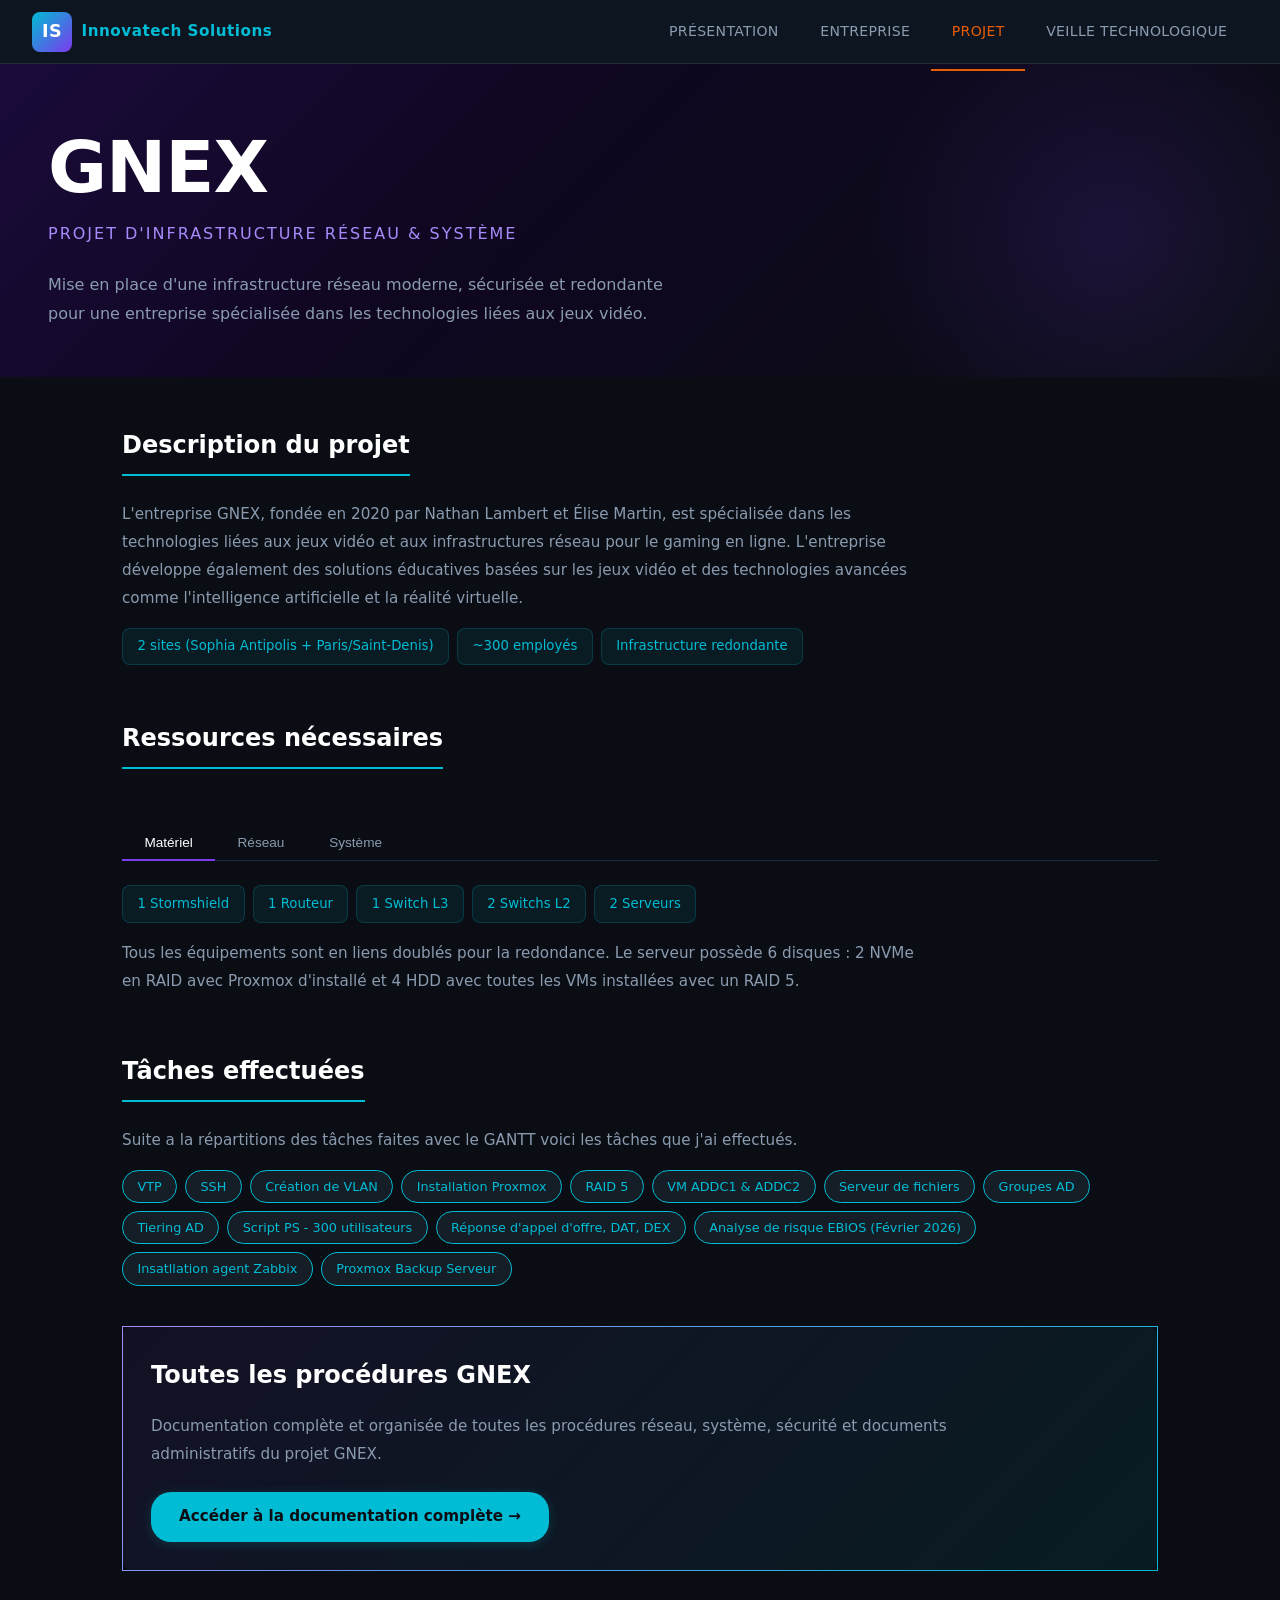
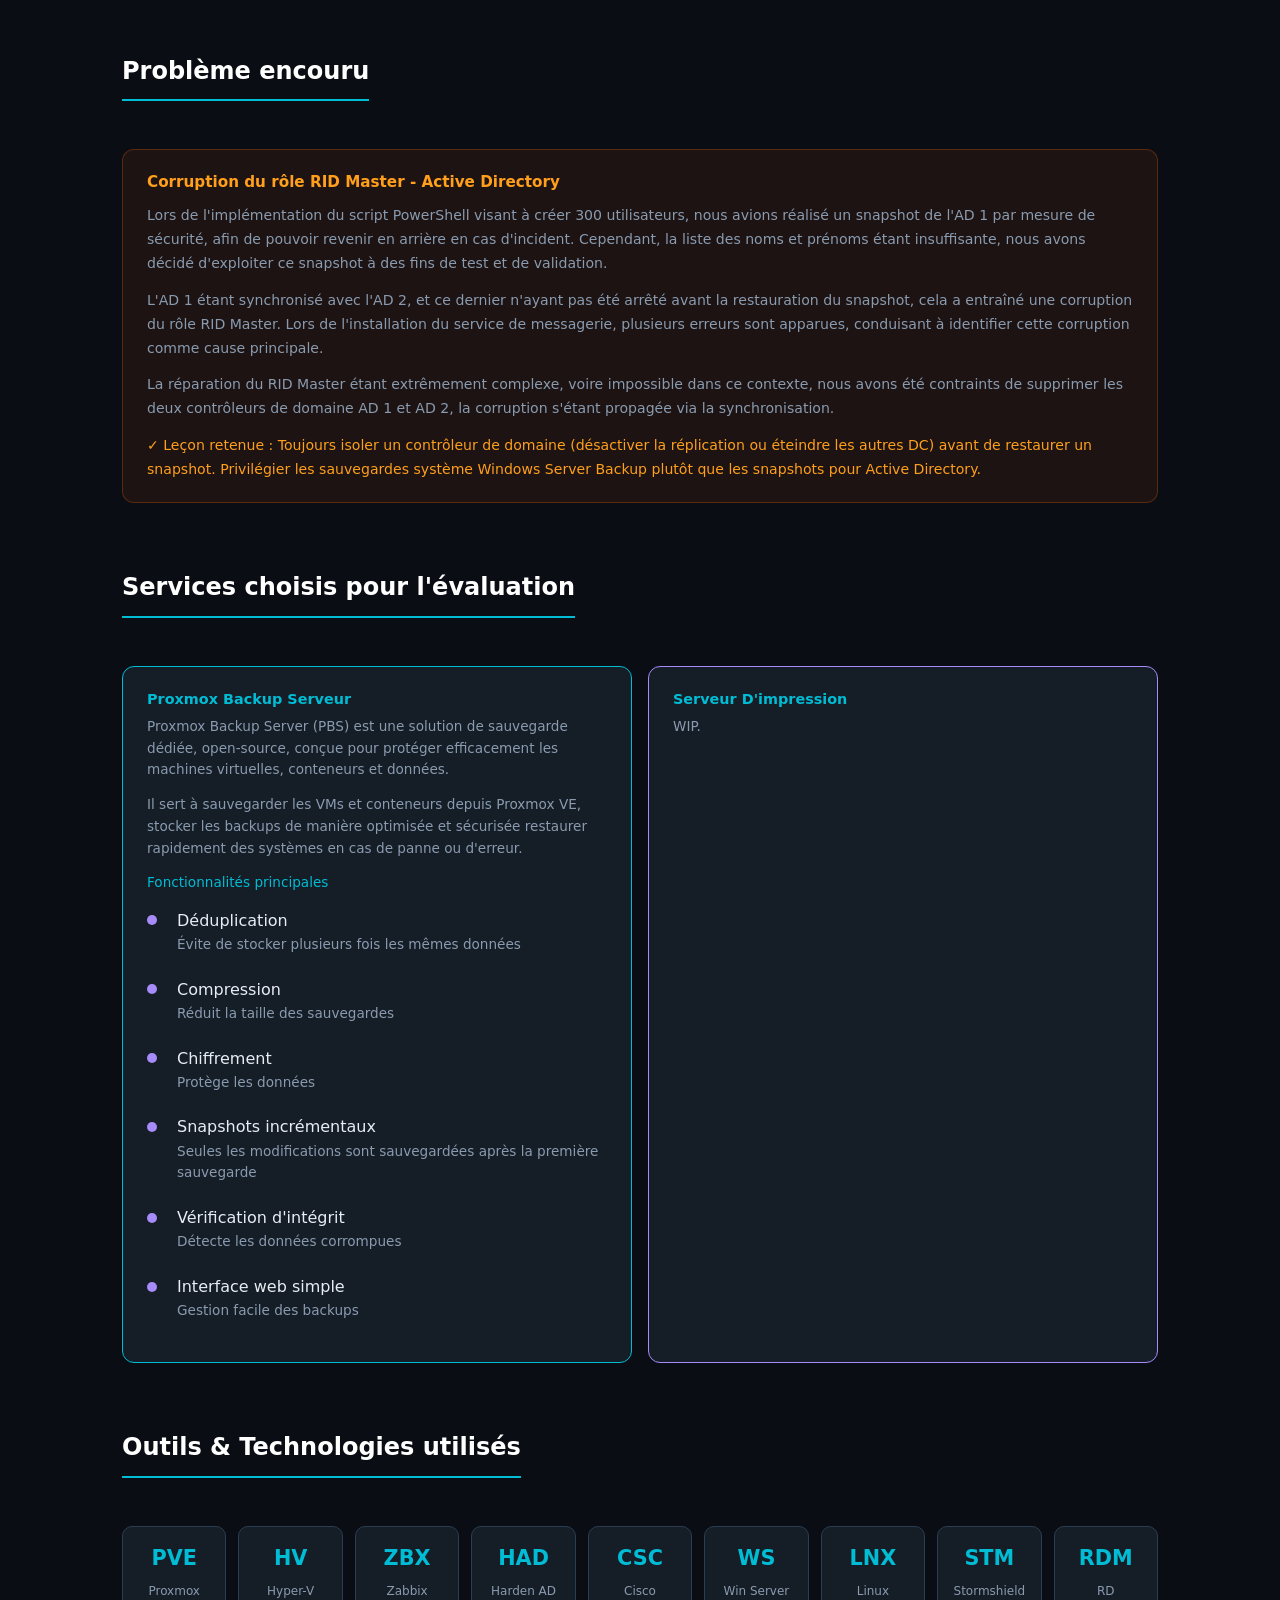
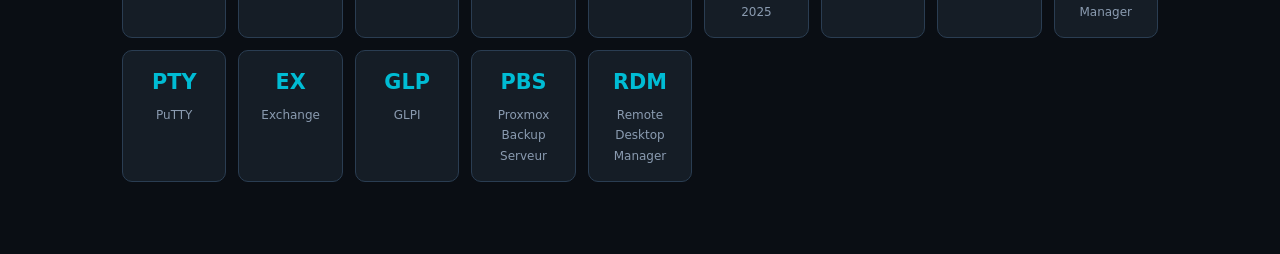
<file: projet.html>
<!DOCTYPE html>
<html lang="fr">
<head>
<meta charset="UTF-8">
<meta name="viewport" content="width=device-width, initial-scale=1.0">
<title>Projet GNEX - Prost Cedric Portfolio</title>
<link rel="stylesheet" href="style.css">
</head>
<body>

<nav>
  <a href="index.html" class="logo">
    <div class="logo-icon">IS</div>
    <span>Innovatech Solutions</span>
  </a>
  <div class="nav-tabs">
    <a class="tab-link" href="index.html">Présentation</a>
    <a class="tab-link" href="entreprise.html">Entreprise</a>
    <a class="tab-link active" href="projet.html">Projet</a>
    <a class="tab-link" href="veille.html">Veille Technologique</a>
  </div>
</nav>

<div class="page-content">
  <div class="hero-purple">
    <div class="hero-name" style="font-size:clamp(2.5rem,6vw,4.5rem);font-weight:900">GNEX</div>
    <div class="hero-tag" style="color:var(--purple-light)">Projet d'infrastructure réseau & système</div>
    <div class="hero-sub">Mise en place d'une infrastructure réseau moderne, sécurisée et redondante pour une entreprise spécialisée dans les technologies liées aux jeux vidéo.</div>
  </div>

  <div class="content">
    <h2 class="sec-title">Description du projet</h2>
    <p class="prose">L'entreprise GNEX, fondée en 2020 par Nathan Lambert et Élise Martin, est spécialisée dans les technologies liées aux jeux vidéo et aux infrastructures réseau pour le gaming en ligne. L'entreprise développe également des solutions éducatives basées sur les jeux vidéo et des technologies avancées comme l'intelligence artificielle et la réalité virtuelle.</p>
    <div class="infra-list">
      <span class="infra-badge">2 sites (Sophia Antipolis + Paris/Saint-Denis)</span>
      <span class="infra-badge">~300 employés</span>
      <span class="infra-badge">Infrastructure redondante</span>
    </div>

    <h2 class="sec-title" style="margin-top:2.5rem">Ressources nécessaires</h2>

    <div class="inner-tabs" id="res-tabs">
      <button class="inner-tab active" onclick="showRes('materiel')">Matériel</button>
      <button class="inner-tab" onclick="showRes('reseau')">Réseau</button>
      <button class="inner-tab" onclick="showRes('systeme')">Système</button>
    </div>

    <div id="res-materiel" class="res-panel">
      <div class="infra-list">
        <span class="infra-badge">1 Stormshield</span>
        <span class="infra-badge">1 Routeur</span>
        <span class="infra-badge">1 Switch L3</span>
        <span class="infra-badge">2 Switchs L2</span>
        <span class="infra-badge">2 Serveurs</span>
      </div>
      <p class="prose" style="margin-top:1rem">Tous les équipements sont en liens doublés pour la redondance. Le serveur possède 6 disques : 2 NVMe en RAID avec Proxmox d'installé et 4 HDD avec toutes les VMs installées avec un RAID 5.</p>
    </div>
    <div id="res-reseau" class="res-panel" style="display:none">
      <table class="vlan">
        <thead><tr><th>VLAN</th><th>Service</th></tr></thead>
        <tbody>
          <tr><td>10</td><td>Réseau / Système</td></tr>
          <tr><td>20</td><td>Direction</td></tr>
          <tr><td>30</td><td>RH</td></tr>
          <tr><td>40</td><td>Comptabilité</td></tr>
          <tr><td>50</td><td>R&D</td></tr>
          <tr><td>60</td><td>Commercial</td></tr>
          <tr><td>70</td><td>Hardware</td></tr>
          <tr><td>80</td><td>Serveur D'impression</td></tr>
          <tr><td>100</td><td>Datacenter</td></tr>
          <tr><td>150</td><td>Visiteurs</td></tr>
          <tr><td>200</td><td>Démo</td></tr>
          <tr><td>300</td><td>Serveurs</td></tr>
          <tr><td>400</td><td>Sortie Internet</td></tr>
        </tbody>
      </table>
      <p class="prose">13 VLAN - Tous les VLAN ont accès au VLAN Serveurs et VLAN Sortie Internet. Le VLAN Visiteurs a uniquement accès au DNS, DHCP et Internet.</p>
    </div>
    <div id="res-systeme" class="res-panel" style="display:none">
      <div class="timeline">
        <div class="tl-item"><div class="tl-dot" style="background:var(--purple-light)"></div><div class="tl-content"><h5>2 VM Active Directory / LDAP</h5><p>Gestion des utilisateurs avec mirroring (ADDC1 + ADDC2 pour la redondance)</p></div></div>
        <div class="tl-item"><div class="tl-dot" style="background:var(--purple-light)"></div><div class="tl-content"><h5>1 VM DHCP</h5><p>Distribution IP</p></div></div>
        <div class="tl-item"><div class="tl-dot" style="background:var(--purple-light)"></div><div class="tl-content"><h5>1 VM DNS</h5><p>Résolution de noms</p></div></div>
        <div class="tl-item"><div class="tl-dot" style="background:var(--purple-light)"></div><div class="tl-content"><h5>1 VM Serveur Mailemails</h5><p>Messagerie interne</p></div></div>
        <div class="tl-item"><div class="tl-dot" style="background:var(--purple-light)"></div><div class="tl-content"><h5>1 VM Serveur fichiers stockage</h5><p>Partage de fichiers et stockage</p></div></div>
        <div class="tl-item"><div class="tl-dot" style="background:var(--purple-light)"></div><div class="tl-content"><h5>Serveur Intranet</h5><p>Communication interne</p></div></div>
        <div class="tl-item"><div class="tl-dot" style="background:var(--purple-light)"></div><div class="tl-content"><h5>1 VM Applications métiers</h5><p>Applications métiers GLPI</p></div></div>
        <div class="tl-item"><div class="tl-dot" style="background:var(--purple-light)"></div><div class="tl-content"><h5>1 VM Supervision - ZABBIX</h5><p>Surveillance réseau</p></div></div>
      </div>
      <p class="prose">Toutes les VMs sont sur un serveur avec PROXMOX comme hyperviseur.</p>
    </div>

    <!-- TÂCHES -->
    <h2 class="sec-title" style="margin-top:2.5rem">Tâches effectuées</h2>
    <p class="prose">Suite a la répartitions des tâches faites avec le GANTT voici les tâches que j'ai effectués.</p>
    <div class="chips" style="margin-bottom:1.5rem">
      <span class="chip highlight">VTP</span>
      <span class="chip highlight">SSH</span>
      <span class="chip highlight">Création de VLAN</span>
      <span class="chip highlight">Installation Proxmox</span>
      <span class="chip highlight">RAID 5</span>
      <span class="chip highlight">VM ADDC1 & ADDC2</span>
      <span class="chip highlight">Serveur de fichiers</span>
      <span class="chip highlight">Groupes AD</span>
      <span class="chip highlight">Tiering AD</span>
      <span class="chip highlight">Script PS - 300 utilisateurs</span>
      <span class="chip highlight">Réponse d'appel d'offre, DAT, DEX</span>
      <span class="chip highlight">Analyse de risque EBIOS (Février 2026)</span>
      <span class="chip highlight">Insatllation agent Zabbix</span>
      <span class="chip highlight">Proxmox Backup Serveur</span>
    </div>

  
    <!-- PROCÉDURES COMPLÈTES -->
    <div style="margin:2.5rem 0;padding:1.75rem 1.75rem;background:linear-gradient(135deg,rgba(124,58,237,0.08) 0%,rgba(0,188,212,0.08) 100%);border:1px solid;border-image:linear-gradient(135deg,var(--purple-light),var(--cyan)) 1;border-radius:12px">
      <h2 class="sec-title" style="border:none;padding:0;margin:0 0 1rem 0">Toutes les procédures GNEX</h2>
      <p class="prose" style="margin-bottom:1.5rem">Documentation complète et organisée de toutes les procédures réseau, système, sécurité et documents administratifs du projet GNEX.</p>
      <a href="procedures-gnex.html" class="proc-link">Accéder à la documentation complète →</a>
    </div>

    <!-- PROBLÈME -->
    <h2 class="sec-title" style="margin-top:2.5rem">Problème encouru</h2>
    <div class="alert">
      <h4>Corruption du rôle RID Master - Active Directory</h4>
      <p>Lors de l'implémentation du script PowerShell visant à créer 300 utilisateurs, nous avions réalisé un snapshot de l'AD 1 par mesure de sécurité, afin de pouvoir revenir en arrière en cas d'incident. Cependant, la liste des noms et prénoms étant insuffisante, nous avons décidé d'exploiter ce snapshot à des fins de test et de validation.</p>
      <p style="margin-top:.8rem">L'AD 1 étant synchronisé avec l'AD 2, et ce dernier n'ayant pas été arrêté avant la restauration du snapshot, cela a entraîné une corruption du rôle RID Master. Lors de l'installation du service de messagerie, plusieurs erreurs sont apparues, conduisant à identifier cette corruption comme cause principale.</p>
      <p style="margin-top:.8rem">La réparation du RID Master étant extrêmement complexe, voire impossible dans ce contexte, nous avons été contraints de supprimer les deux contrôleurs de domaine AD 1 et AD 2, la corruption s'étant propagée via la synchronisation.</p>
      <p style="margin-top:.8rem;color:var(--orange-light);font-weight:500">✓ Leçon retenue : Toujours isoler un contrôleur de domaine (désactiver la réplication ou éteindre les autres DC) avant de restaurer un snapshot. Privilégier les sauvegardes système Windows Server Backup plutôt que les snapshots pour Active Directory.</p>
    </div>

    <!-- SERVICES ÉVALUATION -->
    <h2 class="sec-title" style="margin-top:2.5rem">Services choisis pour l'évaluation</h2>
    <div class="cards">
      <div class="card" style="border-color:var(--cyan)">
        <h4>Proxmox Backup Serveur</h4>
        <p>Proxmox Backup Server (PBS) est une solution de sauvegarde dédiée, open-source, conçue pour protéger efficacement les machines virtuelles, conteneurs et données.</p>
        <p style="margin-top:.8rem">Il sert à sauvegarder les VMs et conteneurs depuis Proxmox VE, stocker les backups de manière optimisée et sécurisée restaurer rapidement des systèmes en cas de panne ou d'erreur.</p>
        <p style="margin-top:.8rem;color:var(--cyan);font-weight:500">Fonctionnalités principales</p>
        <p style="margin-top:.8rem"></p><div class="tl-item"><div class="tl-dot" style="background:var(--purple-light)"></div><div class="tl-content"><h7>Déduplication</h5><p>Évite de stocker plusieurs fois les mêmes données</p></div></div>
        <p style="margin-top:.8rem"></p><div class="tl-item"><div class="tl-dot" style="background:var(--purple-light)"></div><div class="tl-content"><h7>Compression</h5><p>Réduit la taille des sauvegardes</p></div></div>
        <p style="margin-top:.8rem"></p><div class="tl-item"><div class="tl-dot" style="background:var(--purple-light)"></div><div class="tl-content"><h7>Chiffrement</h5><p>Protège les données</div></div>
        <p style="margin-top:.8rem"></p><div class="tl-item"><div class="tl-dot" style="background:var(--purple-light)"></div><div class="tl-content"><h7>Snapshots incrémentaux</h5><p>Seules les modifications sont sauvegardées après la première sauvegarde</div></div>
        <p style="margin-top:.8rem"></p><div class="tl-item"><div class="tl-dot" style="background:var(--purple-light)"></div><div class="tl-content"><h7>Vérification d'intégrit</h5><p>Détecte les données corrompues</div></div>
        <p style="margin-top:.8rem"></p><div class="tl-item"><div class="tl-dot" style="background:var(--purple-light)"></div><div class="tl-content"><h7>Interface web simple</h5><p>Gestion facile des backups</div></div>


      </div>
      <div class="card" style="border-color:var(--purple-light)">
        <h4>Serveur D'impression</h4>
        <p>WIP.</p>
      </div>
    </div>

    <!-- OUTILS UTILISÉS PROJET -->
    <h2 class="sec-title" style="margin-top:2.5rem">Outils & Technologies utilisés</h2>
    <div class="logo-grid">
      <div class="logo-item"><span class="abbr">PVE</span>Proxmox</div>
      <div class="logo-item"><span class="abbr">HV</span>Hyper-V</div>
      <div class="logo-item"><span class="abbr">ZBX</span>Zabbix</div>
      <div class="logo-item"><span class="abbr">HAD</span>Harden AD</div>
      <div class="logo-item"><span class="abbr">CSC</span>Cisco</div>
      <div class="logo-item"><span class="abbr">WS</span>Win Server 2025</div>
      <div class="logo-item"><span class="abbr">LNX</span>Linux</div>
      <div class="logo-item"><span class="abbr">STM</span>Stormshield</div>
      <div class="logo-item"><span class="abbr">RDM</span>RD Manager</div>
      <div class="logo-item"><span class="abbr">PTY</span>PuTTY</div>
      <div class="logo-item"><span class="abbr">EX</span>Exchange</div>
      <div class="logo-item"><span class="abbr">GLP</span>GLPI</div>
      <div class="logo-item"><span class="abbr">PBS</span>Proxmox Backup Serveur</div>
      <div class="logo-item"><span class="abbr">RDM</span>Remote Desktop Manager</div>

    </div>
  </div>
</div>

<script src="script.js"></script>
</body>
</html>
</file>
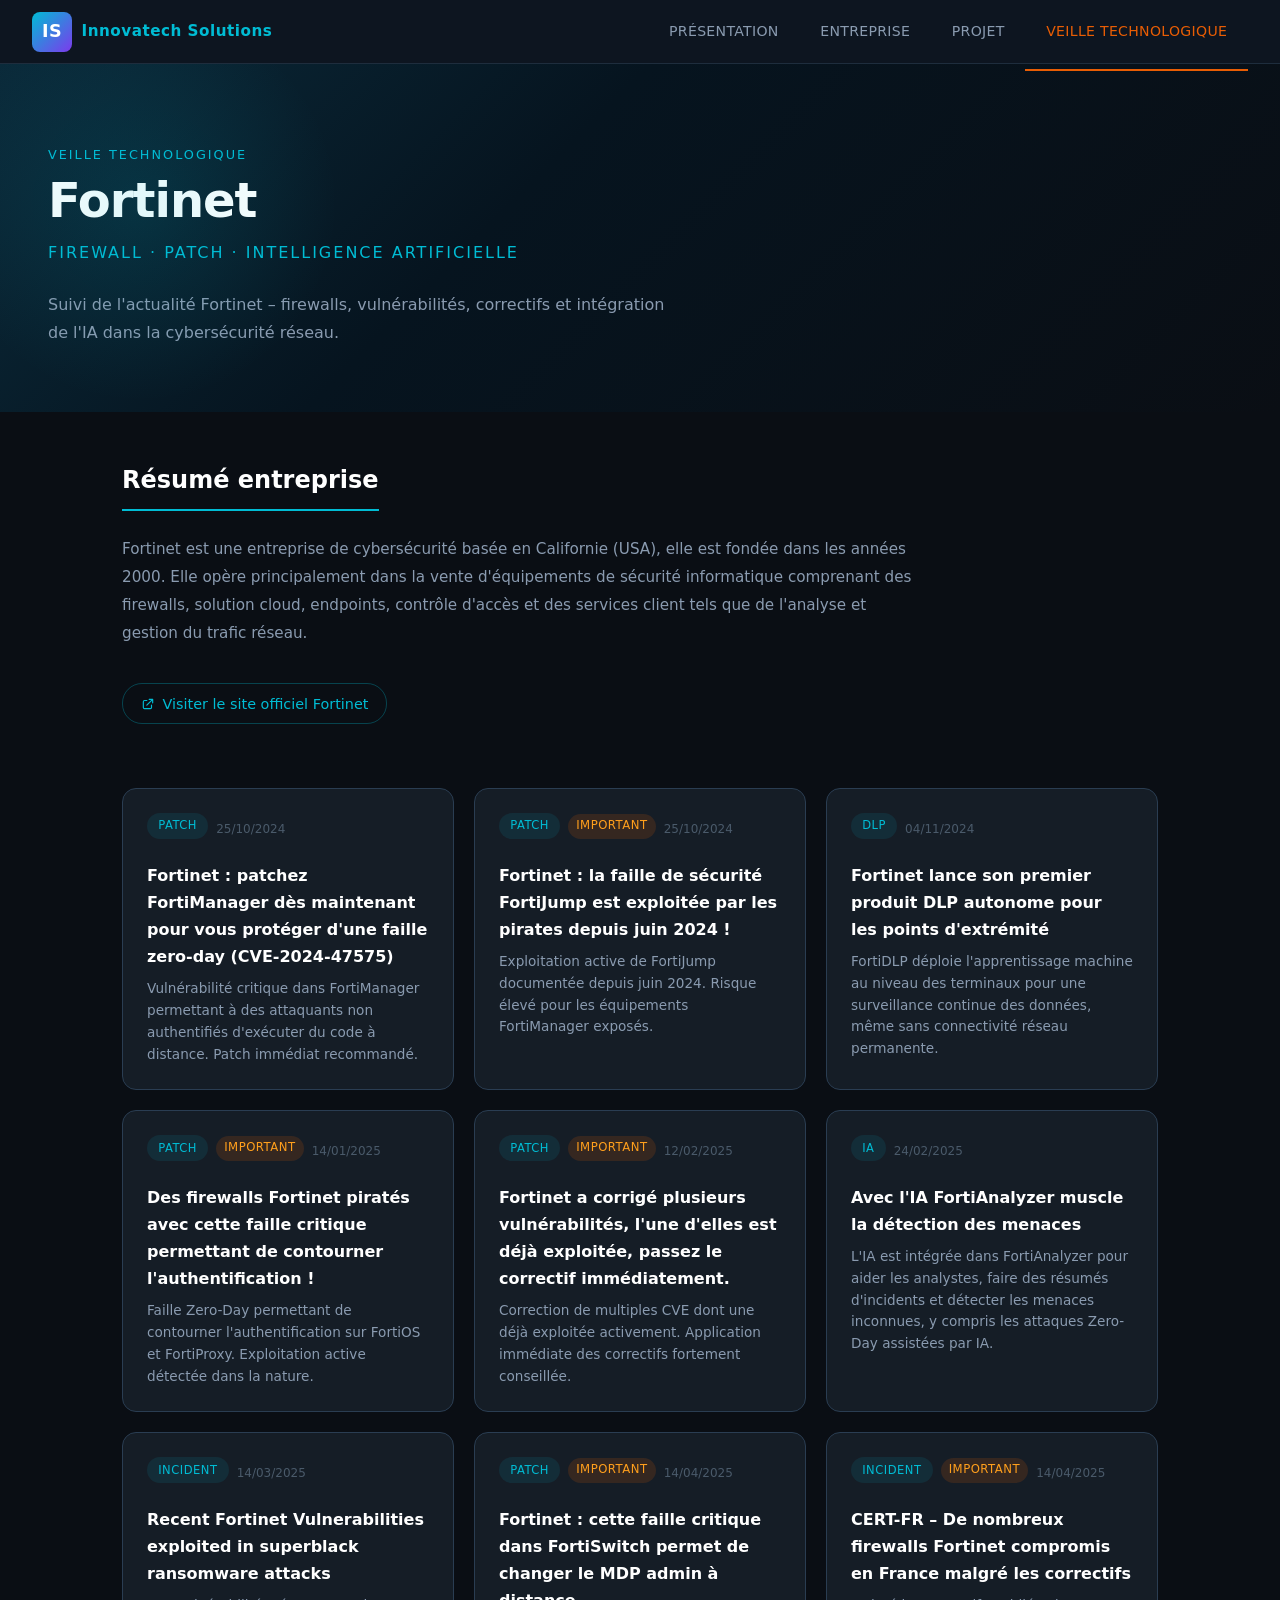
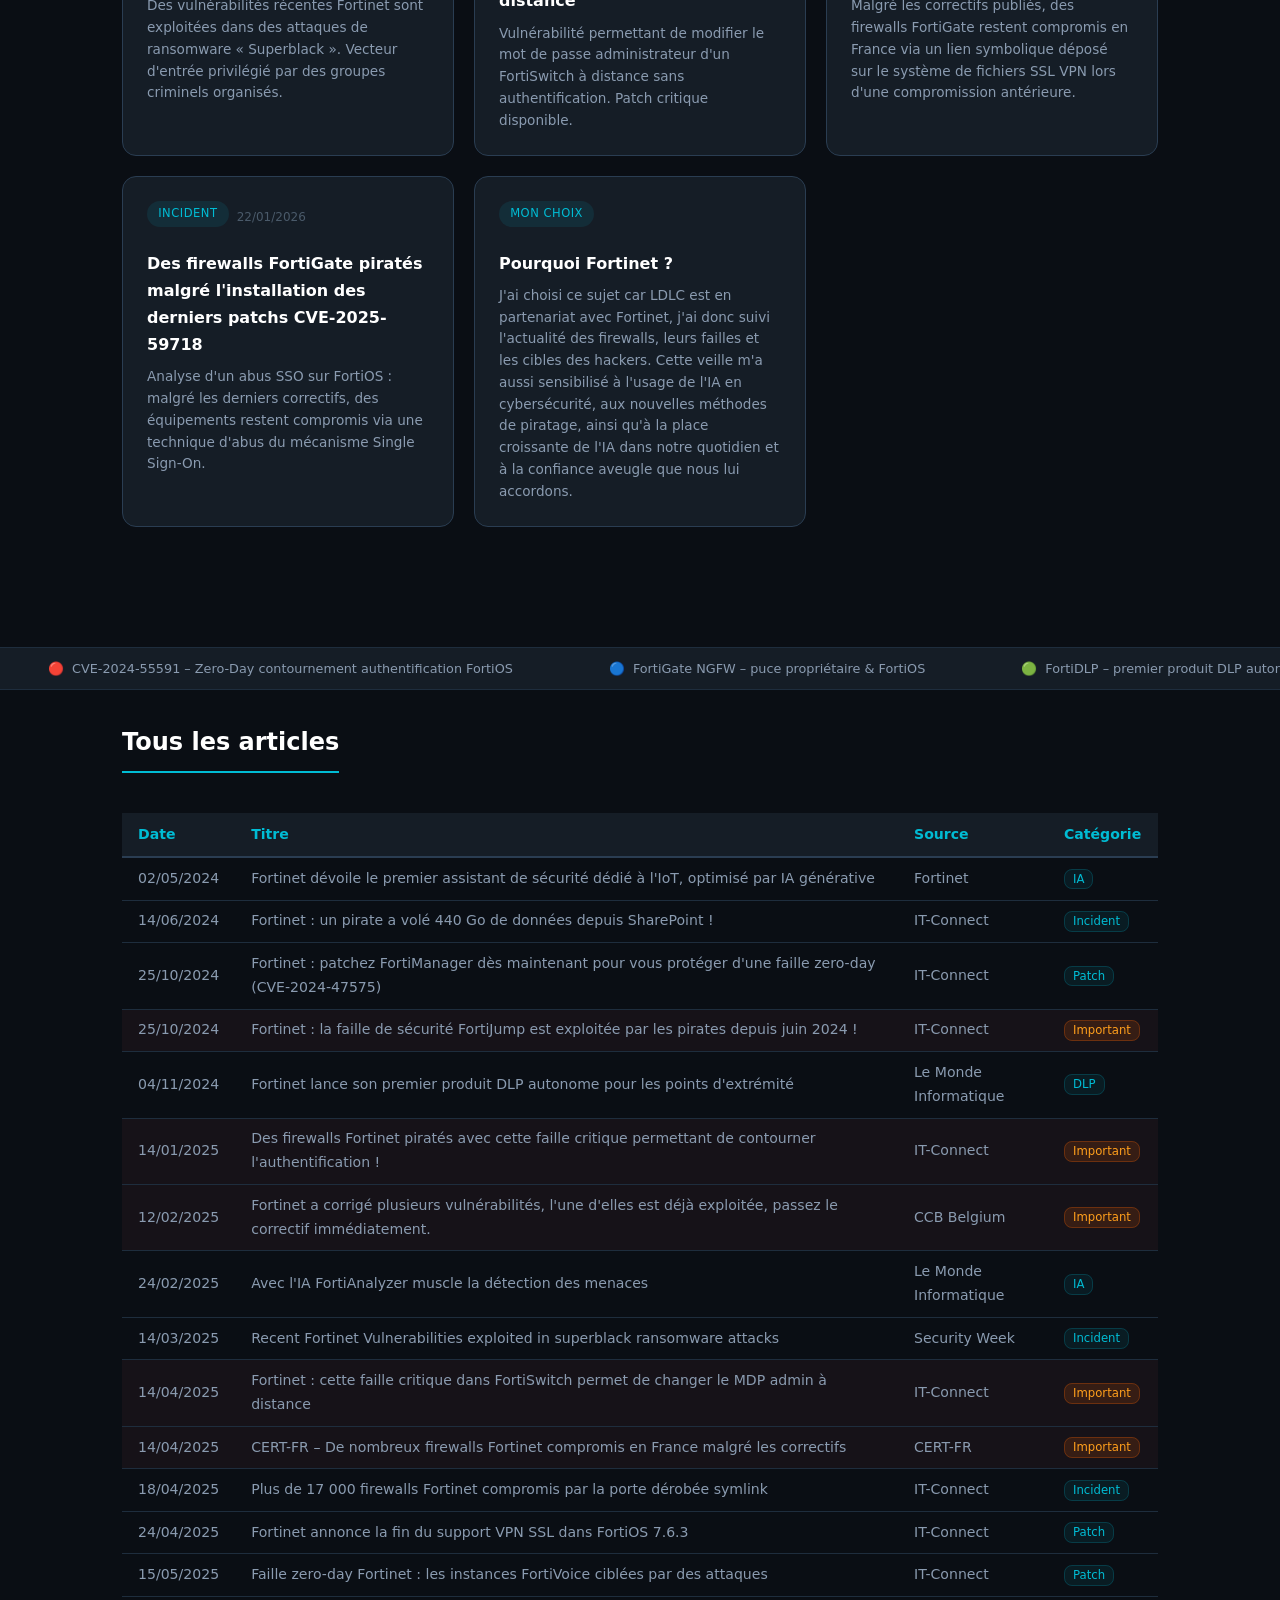
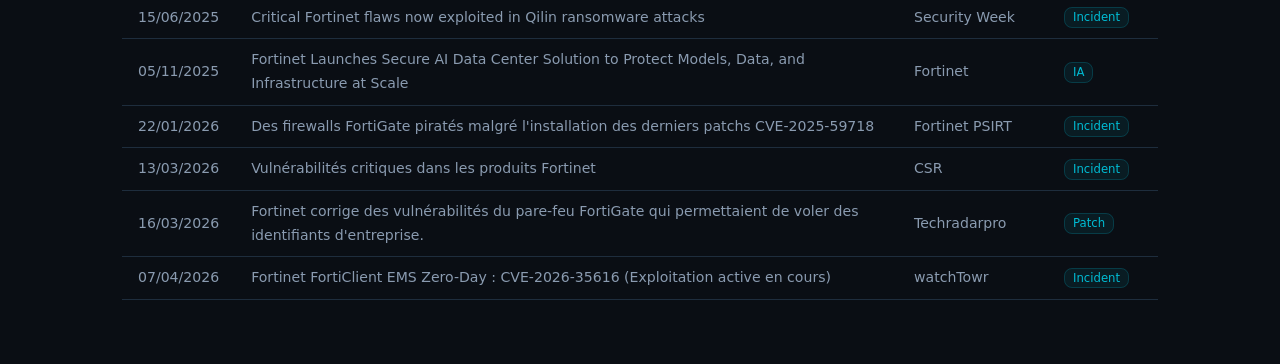
<file: veille.html>
<!DOCTYPE html>
<html lang="fr">
<head>
<meta charset="UTF-8">
<meta name="viewport" content="width=device-width, initial-scale=1.0">
<title>Veille Technologique – Prost Cedric Portfolio</title>
<link rel="stylesheet" href="style.css">
<style>
  .article-link{color:inherit;text-decoration:none;display:block}
  .watch-card a.article-link h3{transition:color .2s}
  .watch-card:hover a.article-link h3{color:var(--cyan)}
  table.vlan td a{color:var(--text-muted);text-decoration:none;transition:color .2s}
  table.vlan td a:hover{color:var(--cyan);text-decoration:underline}
  .fortinet-link{display:inline-flex;align-items:center;gap:.5rem;margin-top:1.25rem;color:var(--cyan);font-size:.9rem;font-weight:500;text-decoration:none;border:1px solid rgba(0,188,212,.3);padding:.45rem 1.1rem;border-radius:20px;transition:all .2s}
  .fortinet-link:hover{background:rgba(0,188,212,.1);border-color:var(--cyan)}
  .date-badge{font-size:.75rem;color:var(--text-dim);margin-bottom:.4rem;display:block}
  .tag-row{display:flex;align-items:center;gap:.5rem;flex-wrap:wrap;margin-bottom:.6rem}
</style>
</head>
<body>

<nav>
  <a href="index.html" class="logo">
    <div class="logo-icon">IS</div>
    <span>Innovatech Solutions</span>
  </a>
  <div class="nav-tabs">
    <a class="tab-link" href="index.html">Présentation</a>
    <a class="tab-link" href="entreprise.html">Entreprise</a>
    <a class="tab-link" href="projet.html">Projet</a>
    <a class="tab-link active" href="veille.html">Veille Technologique</a>
  </div>
</nav>

<div class="page-content">
  <div class="hero">
    <div style="font-size:.8rem;color:var(--cyan);letter-spacing:2px;text-transform:uppercase;margin-bottom:.5rem">Veille Technologique</div>
    <div class="hero-name" style="font-size:clamp(2rem,4vw,3rem)">Fortinet</div>
    <div class="hero-tag">Firewall · Patch · Intelligence Artificielle</div>
    <div class="hero-sub">Suivi de l'actualité Fortinet – firewalls, vulnérabilités, correctifs et intégration de l'IA dans la cybersécurité réseau.</div>
  </div>

  <div class="content">
    <h2 class="sec-title">Résumé entreprise</h2>
    <p class="prose">Fortinet est une entreprise de cybersécurité basée en Californie (USA), elle est fondée dans les années 2000. Elle opère principalement dans la vente d'équipements de sécurité informatique comprenant des firewalls, solution cloud, endpoints, contrôle d'accès et des services client tels que de l'analyse et gestion du trafic réseau.</p>
    <a href="https://www.fortinet.com/fr" target="_blank" rel="noopener" class="fortinet-link">
      <svg width="14" height="14" fill="none" viewBox="0 0 24 24" stroke="currentColor" stroke-width="2"><path stroke-linecap="round" stroke-linejoin="round" d="M10 6H6a2 2 0 00-2 2v10a2 2 0 002 2h10a2 2 0 002-2v-4M14 4h6m0 0v6m0-6L10 14"/></svg>
      Visiter le site officiel Fortinet
    </a>

    <div style="height:2.5rem"></div>

    <div class="watch-grid">

      <div class="watch-card">
        <div class="tag-row">
          <span class="tag">Patch</span>
          <span class="date-badge">25/10/2024</span>
        </div>
        <a href="https://www.it-connect.fr/fortinet-patchez-fortimanager-faille-zero-day-cve-2024-47575/" target="_blank" rel="noopener" class="article-link">
          <h3>Fortinet : patchez FortiManager dès maintenant pour vous protéger d'une faille zero-day (CVE-2024-47575)</h3>
        </a>
        <p>Vulnérabilité critique dans FortiManager permettant à des attaquants non authentifiés d'exécuter du code à distance. Patch immédiat recommandé.</p>
      </div>

      <div class="watch-card">
        <div class="tag-row">
          <span class="tag">Patch</span>
          <td><span class="tag" style="padding:.15rem .5rem;font-size:.73rem;background:rgba(232,93,4,.15);border-color:rgba(232,93,4,.3);color:var(--orange-light)">Important</span></td>
          <span class="date-badge">25/10/2024</span>
        </div>
        <a href="https://www.it-connect.fr/fortinet-faille-fortijump-exploitee-depuis-juin-2024/" target="_blank" rel="noopener" class="article-link">
          <h3>Fortinet : la faille de sécurité FortiJump est exploitée par les pirates depuis juin 2024 !</h3>
        </a>
        <p>Exploitation active de FortiJump documentée depuis juin 2024. Risque élevé pour les équipements FortiManager exposés.</p>
      </div>

      <div class="watch-card">
        <div class="tag-row">
          <span class="tag">DLP</span>
          <span class="date-badge">04/11/2024</span>
        </div>
        <a href="https://www.lemondeinformatique.fr/actualites/lire-fortinet-lance-son-premier-produit-dlp-autonome-pour-les-points-d-extremite-95149.html#:~:text=%C2%AB%20La%20nouveaut%C3%A9%20avec%20FortiDLP%2C%20c,pr%C3%A9sident%20des%20produits%20et%20des" target="_blank" rel="noopener" class="article-link">
          <h3>Fortinet lance son premier produit DLP autonome pour les points d'extrémité</h3>
        </a>
        <p>FortiDLP déploie l'apprentissage machine au niveau des terminaux pour une surveillance continue des données, même sans connectivité réseau permanente.</p>
      </div>

      <div class="watch-card">
        <div class="tag-row">
          <span class="tag">Patch</span>
          <td><span class="tag" style="padding:.15rem .5rem;font-size:.73rem;background:rgba(232,93,4,.15);border-color:rgba(232,93,4,.3);color:var(--orange-light)">Important</span></td>
          <span class="date-badge">14/01/2025</span>
        </div>
        <a href="https://www.it-connect.fr/firewalls-fortinet-faille-critique-contourner-authentification-cve-2024-55591/" target="_blank" rel="noopener" class="article-link">
          <h3>Des firewalls Fortinet piratés avec cette faille critique permettant de contourner l'authentification !</h3>
        </a>
        <p>Faille Zero-Day permettant de contourner l'authentification sur FortiOS et FortiProxy. Exploitation active détectée dans la nature.</p>
      </div>

      <div class="watch-card">
        <div class="tag-row">
          <span class="tag">Patch</span>
          <td><span class="tag" style="padding:.15rem .5rem;font-size:.73rem;background:rgba(232,93,4,.15);border-color:rgba(232,93,4,.3);color:var(--orange-light)">Important</span></td>
          <span class="date-badge">12/02/2025</span>
        </div>
        <a href="https://ccb.belgium.be/advisories/warning-fortinet-patched-multiple-vulnerabilities-one-vulnerability-already-actively" target="_blank" rel="noopener" class="article-link">
          <h3>Fortinet a corrigé plusieurs vulnérabilités, l'une d'elles est déjà exploitée, passez le correctif immédiatement.</h3>
        </a>
        <p>Correction de multiples CVE dont une déjà exploitée activement. Application immédiate des correctifs fortement conseillée.</p>
      </div>

      <div class="watch-card">
        <div class="tag-row">
          <span class="tag">IA</span>
          <span class="date-badge">24/02/2025</span>
        </div>
        <a href="https://www.lemondeinformatique.fr/actualites/lire-avec-l-ia-fortianalyzer-muscle-la-detection-des-menaces-96132.html" target="_blank" rel="noopener" class="article-link">
          <h3>Avec l'IA FortiAnalyzer muscle la détection des menaces</h3>
        </a>
        <p>L'IA est intégrée dans FortiAnalyzer pour aider les analystes, faire des résumés d'incidents et détecter les menaces inconnues, y compris les attaques Zero-Day assistées par IA.</p>
      </div>

      <div class="watch-card">
        <div class="tag-row">
          <span class="tag">Incident</span>
          <span class="date-badge">14/03/2025</span>
        </div>
        <a href="https://www.securityweek.com/recent-fortinet-vulnerabilities-exploited-in-superblack-ransomware-attacks/" target="_blank" rel="noopener" class="article-link">
          <h3>Recent Fortinet Vulnerabilities exploited in superblack ransomware attacks</h3>
        </a>
        <p>Des vulnérabilités récentes Fortinet sont exploitées dans des attaques de ransomware « Superblack ». Vecteur d'entrée privilégié par des groupes criminels organisés.</p>
      </div>

      <div class="watch-card">
        <div class="tag-row">
          <span class="tag">Patch</span>
          <td><span class="tag" style="padding:.15rem .5rem;font-size:.73rem;background:rgba(232,93,4,.15);border-color:rgba(232,93,4,.3);color:var(--orange-light)">Important</span></td>
          <span class="date-badge">14/04/2025</span>
        </div>
        <a href="https://www.it-connect.fr/fortinet-faille-critique-fortiswitch-changer-le-mot-de-passe-admin-cve-2024-48887/" target="_blank" rel="noopener" class="article-link">
          <h3>Fortinet : cette faille critique dans FortiSwitch permet de changer le MDP admin à distance</h3>
        </a>
        <p>Vulnérabilité permettant de modifier le mot de passe administrateur d'un FortiSwitch à distance sans authentification. Patch critique disponible.</p>
      </div>

      <div class="watch-card">
        <div class="tag-row">
          <span class="tag">Incident</span>
          <td><span class="tag" style="padding:.15rem .5rem;font-size:.73rem;background:rgba(232,93,4,.15);border-color:rgba(232,93,4,.3);color:var(--orange-light)">Important</span></td>
          <span class="date-badge">14/04/2025</span>
        </div>
        <a href="https://www.cert.ssi.gouv.fr/alerte/CERTFR-2025-ALE-006/" target="_blank" rel="noopener" class="article-link">
          <h3>CERT-FR – De nombreux firewalls Fortinet compromis en France malgré les correctifs</h3>
        </a>
        <p>Malgré les correctifs publiés, des firewalls FortiGate restent compromis en France via un lien symbolique déposé sur le système de fichiers SSL VPN lors d'une compromission antérieure.</p>
      </div>

      <div class="watch-card">
        <div class="tag-row">
          <span class="tag">Incident</span>
          <span class="date-badge">22/01/2026</span>
        </div>
        <a href="https://www.fortinet.com/blog/psirt-blogs/analysis-of-sso-abuse-on-fortios" target="_blank" rel="noopener" class="article-link">
          <h3>Des firewalls FortiGate piratés malgré l'installation des derniers patchs CVE-2025-59718</h3>
        </a>
        <p>Analyse d'un abus SSO sur FortiOS : malgré les derniers correctifs, des équipements restent compromis via une technique d'abus du mécanisme Single Sign-On.</p>
      </div>

      <div class="watch-card">
        <div class="tag-row">
          <span class="tag">Mon choix</span>
        </div>
        <h3>Pourquoi Fortinet ?</h3>
        <p>J'ai choisi ce sujet car LDLC est en partenariat avec Fortinet, j'ai donc suivi l'actualité des firewalls, leurs failles et les cibles des hackers. Cette veille m'a aussi sensibilisé à l'usage de l'IA en cybersécurité, aux nouvelles méthodes de piratage, ainsi qu'à la place croissante de l'IA dans notre quotidien et à la confiance aveugle que nous lui accordons.</p>
      </div>

    </div>
  </div>

  <!-- TICKER -->
  <div class="ticker-wrap">
    <div class="ticker">
      <span class="ticker-item"><span>🔴</span>CVE-2024-55591 – Zero-Day contournement authentification FortiOS</span>
      <span class="ticker-item"><span>🔵</span>FortiGate NGFW – puce propriétaire & FortiOS</span>
      <span class="ticker-item"><span>🟢</span>FortiDLP – premier produit DLP autonome pour endpoints</span>
      <span class="ticker-item"><span>🟡</span>17 000+ firewalls Fortinet compromis – lien symbolique SSL VPN</span>
      <span class="ticker-item"><span>🔴</span>CVE-2024-48887 – Fortiswitch MDP Admin modifiable à distance</span>
      <span class="ticker-item"><span>🔵</span>FortiGuard & FortiAnalyzer – IA intégrée dans la détection de menaces</span>
      <span class="ticker-item"><span>🟢</span>FortiAI – contextualisation activité employés en temps réel</span>
      <span class="ticker-item"><span>🟡</span>CERT-FR – firewalls Fortigate compromis en France malgré les correctifs</span>
      <span class="ticker-item"><span>🔴</span>Superblack & Qilin ransomware – exploitent des failles Fortinet critiques</span>
      <span class="ticker-item"><span>🔵</span>FortiOS 7.6.3 – Fin du support VPN SSL, migration vers ZTNA</span>
      <span class="ticker-item"><span>🟢</span>Fortinet Secure AI Data Center – protection des modèles IA à grande échelle</span>
      <span class="ticker-item"><span>🔴</span>CVE-2024-55591 – Zero-Day contournement authentification FortiOS</span>
      <span class="ticker-item"><span>🔵</span>FortiGate NGFW – puce propriétaire & FortiOS</span>
      <span class="ticker-item"><span>🟢</span>FortiDLP – premier produit DLP autonome pour endpoints</span>
      <span class="ticker-item"><span>🟡</span>17 000+ firewalls Fortinet compromis – lien symbolique SSL VPN</span>
      <span class="ticker-item"><span>🔴</span>CVE-2024-48887 – Fortiswitch MDP Admin modifiable à distance</span>
      <span class="ticker-item"><span>🔵</span>FortiGuard & FortiAnalyzer – IA intégrée dans la détection de menaces</span>
      <span class="ticker-item"><span>🟢</span>FortiAI – contextualisation activité employés en temps réel</span>
      <span class="ticker-item"><span>🟡</span>CERT-FR – firewalls Fortigate compromis en France malgré les correctifs</span>
      <span class="ticker-item"><span>🔴</span>Superblack & Qilin ransomware – exploitent des failles Fortinet critiques</span>
      <span class="ticker-item"><span>🔵</span>FortiOS 7.6.3 – Fin du support VPN SSL, migration vers ZTNA</span>
      <span class="ticker-item"><span>🟢</span>Fortinet Secure AI Data Center – protection des modèles IA à grande échelle</span>
    </div>
  </div>

  <div style="padding:2rem 2rem 3rem;max-width:1100px;margin:0 auto">
    <h2 class="sec-title">Tous les articles</h2>
    <table class="vlan" style="margin-top:1rem">
      <thead>
        <tr>
          <th style="width:110px">Date</th>
          <th>Titre</th>
          <th style="width:150px">Source</th>
          <th style="width:110px">Catégorie</th>
        </tr>
      </thead>
      <tbody>
        <tr>
          <td>02/05/2024</td>
          <td><a href="https://www.fortinet.com/fr/corporate/about-us/newsroom/press-releases/2024/fortinet-announces-industrys-first-generative-ai-iot-security-assistant-new-genai-capabilities-for-network-security-operations" target="_blank" rel="noopener">Fortinet dévoile le premier assistant de sécurité dédié à l'IoT, optimisé par IA générative</a></td>
          <td>Fortinet</td>
          <td><span class="infra-badge" style="padding:.15rem .5rem;font-size:.73rem">IA</span></td>
        </tr>
        <tr>
          <td>14/06/2024</td>
          <td><a href="https://www.it-connect.fr/fuite-de-donnees-fortinet-440-go-de-donnees-sharepoint/" target="_blank" rel="noopener">Fortinet : un pirate a volé 440 Go de données depuis SharePoint !</a></td>
          <td>IT-Connect</td>
          <td><span class="infra-badge" style="padding:.15rem .5rem;font-size:.73rem">Incident</span></td>
        </tr>
        <tr>
          <td>25/10/2024</td>
          <td><a href="https://www.it-connect.fr/fortinet-patchez-fortimanager-faille-zero-day-cve-2024-47575/" target="_blank" rel="noopener">Fortinet : patchez FortiManager dès maintenant pour vous protéger d'une faille zero-day (CVE-2024-47575)</a></td>
          <td>IT-Connect</td>
          <td><span class="infra-badge" style="padding:.15rem .5rem;font-size:.73rem">Patch</span></td>
        </tr>
        <tr style="background:rgba(255,100,100,.05)">
          <td>25/10/2024</td>
          <td><a href="https://www.it-connect.fr/fortinet-faille-fortijump-exploitee-depuis-juin-2024/" target="_blank" rel="noopener">Fortinet : la faille de sécurité FortiJump est exploitée par les pirates depuis juin 2024 !</a></td>
          <td>IT-Connect</td>
          <td><span class="infra-badge" style="padding:.15rem .5rem;font-size:.73rem;background:rgba(232,93,4,.15);border-color:rgba(232,93,4,.3);color:var(--orange-light)">Important</span></td>
        </tr>
        <tr>
          <td>04/11/2024</td>
          <td><a href="https://www.lemondeinformatique.fr/actualites/lire-fortinet-lance-son-premier-produit-dlp-autonome-pour-les-points-d-extremite-95149.html#:~:text=%C2%AB%20La%20nouveaut%C3%A9%20avec%20FortiDLP%2C%20c,pr%C3%A9sident%20des%20produits%20et%20des" target="_blank" rel="noopener">Fortinet lance son premier produit DLP autonome pour les points d'extrémité</a></td>
          <td>Le Monde Informatique</td>
          <td><span class="infra-badge" style="padding:.15rem .5rem;font-size:.73rem">DLP</span></td>
        </tr>
        <tr style="background:rgba(255,100,100,.05)">
          <td>14/01/2025</td>
          <td><a href="https://www.it-connect.fr/firewalls-fortinet-faille-critique-contourner-authentification-cve-2024-55591/" target="_blank" rel="noopener">Des firewalls Fortinet piratés avec cette faille critique permettant de contourner l'authentification !</a></td>
          <td>IT-Connect</td>
          <td><span class="infra-badge" style="padding:.15rem .5rem;font-size:.73rem;background:rgba(232,93,4,.15);border-color:rgba(232,93,4,.3);color:var(--orange-light)">Important</span></td>
        </tr>
        <tr style="background:rgba(255,100,100,.05)">
          <td>12/02/2025</td>
          <td><a href="https://ccb.belgium.be/advisories/warning-fortinet-patched-multiple-vulnerabilities-one-vulnerability-already-actively" target="_blank" rel="noopener">Fortinet a corrigé plusieurs vulnérabilités, l'une d'elles est déjà exploitée, passez le correctif immédiatement.</a></td>
          <td>CCB Belgium</td>
          <td><span class="infra-badge" style="padding:.15rem .5rem;font-size:.73rem;background:rgba(232,93,4,.15);border-color:rgba(232,93,4,.3);color:var(--orange-light)">Important</span></td>
        </tr>
        <tr>
          <td>24/02/2025</td>
          <td><a href="https://www.lemondeinformatique.fr/actualites/lire-avec-l-ia-fortianalyzer-muscle-la-detection-des-menaces-96132.html" target="_blank" rel="noopener">Avec l'IA FortiAnalyzer muscle la détection des menaces</a></td>
          <td>Le Monde Informatique</td>
          <td><span class="infra-badge" style="padding:.15rem .5rem;font-size:.73rem">IA</span></td>
        </tr>
        <tr>
          <td>14/03/2025</td>
          <td><a href="https://www.securityweek.com/recent-fortinet-vulnerabilities-exploited-in-superblack-ransomware-attacks/" target="_blank" rel="noopener">Recent Fortinet Vulnerabilities exploited in superblack ransomware attacks</a></td>
          <td>Security Week</td>
          <td><span class="infra-badge" style="padding:.15rem .5rem;font-size:.73rem">Incident</span></td>
        </tr>
        <tr style="background:rgba(255,100,100,.05)">
          <td>14/04/2025</td>
          <td><a href="https://www.it-connect.fr/fortinet-faille-critique-fortiswitch-changer-le-mot-de-passe-admin-cve-2024-48887/" target="_blank" rel="noopener">Fortinet : cette faille critique dans FortiSwitch permet de changer le MDP admin à distance</a></td>
          <td>IT-Connect</td>
          <td><span class="infra-badge" style="padding:.15rem .5rem;font-size:.73rem;background:rgba(232,93,4,.15);border-color:rgba(232,93,4,.3);color:var(--orange-light)">Important</span></td>
        </tr>
        <tr style="background:rgba(255,100,100,.05)">
          <td>14/04/2025</td>
          <td><a href="https://www.cert.ssi.gouv.fr/alerte/CERTFR-2025-ALE-006/" target="_blank" rel="noopener">CERT-FR – De nombreux firewalls Fortinet compromis en France malgré les correctifs</a></td>
          <td>CERT-FR</td>
          <td><span class="infra-badge" style="padding:.15rem .5rem;font-size:.73rem;background:rgba(232,93,4,.15);border-color:rgba(232,93,4,.3);color:var(--orange-light)">Important</span></td>
        </tr>
        <tr>
          <td>18/04/2025</td>
          <td><a href="https://www.it-connect.fr/plus-de-17-000-firewalls-fortinet-compromis-par-la-porte-derobee-symlink/" target="_blank" rel="noopener">Plus de 17 000 firewalls Fortinet compromis par la porte dérobée symlink</a></td>
          <td>IT-Connect</td>
          <td><span class="infra-badge" style="padding:.15rem .5rem;font-size:.73rem">Incident</span></td>
        </tr>
        <tr>
          <td>24/04/2025</td>
          <td><a href="https://www.it-connect.fr/fortinet-annonce-la-fin-du-support-du-vpn-ssl-dans-fortios-7-6-3/" target="_blank" rel="noopener">Fortinet annonce la fin du support VPN SSL dans FortiOS 7.6.3</a></td>
          <td>IT-Connect</td>
          <td><span class="infra-badge" style="padding:.15rem .5rem;font-size:.73rem">Patch</span></td>
        </tr>
        <tr>
          <td>15/05/2025</td>
          <td><a href="https://www.it-connect.fr/faille-zero-day-fortinet-les-instances-fortivoice-ciblees-par-des-attaques/" target="_blank" rel="noopener">Faille zero-day Fortinet : les instances FortiVoice ciblées par des attaques</a></td>
          <td>IT-Connect</td>
          <td><span class="infra-badge" style="padding:.15rem .5rem;font-size:.73rem">Patch</span></td>
        </tr>
        <tr>
          <td>15/06/2025</td>
          <td><a href="https://www.bleepingcomputer.com/news/security/critical-fortinet-flaws-now-exploited-in-qilin-ransomware-attacks/" target="_blank" rel="noopener">Critical Fortinet flaws now exploited in Qilin ransomware attacks</a></td>
          <td>Security Week</td>
          <td><span class="infra-badge" style="padding:.15rem .5rem;font-size:.73rem">Incident</span></td>
        </tr>
        <tr>
          <td>05/11/2025</td>
          <td><a href="https://www.fortinet.com/corporate/about-us/newsroom/press-releases/2025/fortinet-launches-secure-ai-data-center-solution-to-protect-models-data-and-infrastructure-at-scale" target="_blank" rel="noopener">Fortinet Launches Secure AI Data Center Solution to Protect Models, Data, and Infrastructure at Scale</a></td>
          <td>Fortinet</td>
          <td><span class="infra-badge" style="padding:.15rem .5rem;font-size:.73rem">IA</span></td>
        </tr>
        <tr>
          <td>22/01/2026</td>
          <td><a href="https://www.fortinet.com/blog/psirt-blogs/analysis-of-sso-abuse-on-fortios" target="_blank" rel="noopener">Des firewalls FortiGate piratés malgré l'installation des derniers patchs CVE-2025-59718</a></td>
          <td>Fortinet PSIRT</td>
          <td><span class="infra-badge" style="padding:.15rem .5rem;font-size:.73rem">Incident</span></td>
        </tr>
        <tr>
           <td>13/03/2026</td>
          <td><a href="https://www.csa.gov.sg/alerts-and-advisories/alerts/al-2026-024/" target="_blank" rel="noopener">Vulnérabilités critiques dans les produits Fortinet</a></td>
          <td>CSR</td>
          <td><span class="infra-badge" style="padding:.15rem .5rem;font-size:.73rem">Incident</span></td> 
        </tr>
        <tr>
          <td>16/03/2026</td>
          <td><a href="https://www.techradar.com/pro/security/fortinet-patches-fortigate-firewall-vulnerabilities-that-allowed-hackers-to-steal-enterprise-credentials" target="_blank" rel="noopener">Fortinet corrige des vulnérabilités du pare-feu FortiGate qui permettaient de voler des identifiants d'entreprise.</a></td>
          <td>Techradarpro</td>
          <td><span class="infra-badge" style="padding:.15rem .5rem;font-size:.73rem">Patch</span></td>
      </tr>
       <tr>
          <td>07/04/2026</td>
          <td><a href="https://watchtowr.com/resources/fortinet-forticlient-ems-zero-day-cve-2026-35616-active-exploitation-underway/" target="_blank" rel="noopener">Fortinet FortiClient EMS Zero-Day : CVE-2026-35616 (Exploitation active en cours)</a></td>
          <td>watchTowr</td>
          <td><span class="infra-badge" style="padding:.15rem .5rem;font-size:.73rem">Incident</span></td> 
      </tbody>
    </table>
  </div>
</div>

</body>
</html>
</file>
<file: style.css>
*{margin:0;padding:0;box-sizing:border-box}
:root{
  --cyan:#00bcd4;--cyan-dark:#0097a7;--cyan-light:#e0f7fa;
  --bg-dark:#0a0e14;--bg-mid:#111820;--bg-card:#151d26;
  --purple:#7c3aed;--purple-light:#a78bfa;
  --orange:#e85d04;--orange-light:#ff9f1c;
  --text:#e8edf3;--text-muted:#8a9bb0;--text-dim:#4a5a6a;
  --border:#1e2d3d;--border-bright:#2a3d52;
}
body{font-family:'Segoe UI',system-ui,sans-serif;background:var(--bg-dark);color:var(--text);min-height:100vh;line-height:1.7}

/* NAV */
nav{background:#0d1520;border-bottom:1px solid var(--border);position:sticky;top:0;z-index:100;display:flex;align-items:center;padding:0 2rem;gap:3rem;height:64px}
.logo{display:flex;align-items:center;gap:.6rem;font-weight:700;font-size:.95rem;color:var(--cyan);letter-spacing:.5px;text-decoration:none}
.logo-icon{width:40px;height:40px;background:linear-gradient(135deg,var(--cyan),var(--purple));border-radius:8px;display:flex;align-items:center;justify-content:center;font-size:1.1rem;font-weight:900;color:#fff}
.nav-tabs{display:flex;gap:0;margin-left:auto}
.tab-link{background:none;border:none;color:var(--text-muted);font-size:.88rem;font-weight:500;padding:.5rem 1.3rem;cursor:pointer;border-bottom:2px solid transparent;transition:all .2s;letter-spacing:.3px;text-transform:uppercase;text-decoration:none;display:inline-block;line-height:60px}
.tab-link:hover{color:var(--text)}
.tab-link.active{color:var(--orange);border-bottom-color:var(--orange)}

/* SECTIONS */
@keyframes fadeIn{from{opacity:0;transform:translateY(8px)}to{opacity:1;transform:translateY(0)}}
.page-content{animation:fadeIn .3s ease}

/* HERO BAND */
.hero{background:linear-gradient(135deg,#0a2a3a 0%,#06141f 40%,#0a0e14 100%);padding:5rem 3rem 4rem;position:relative;overflow:hidden}
.hero::before{content:'';position:absolute;top:-60px;left:-60px;width:400px;height:400px;background:radial-gradient(circle,rgba(0,188,212,.12),transparent 70%);pointer-events:none}
.hero-name{font-size:clamp(2.8rem,6vw,5rem);font-weight:800;line-height:1.1;letter-spacing:-1px;color:#fff}
.hero-tag{margin-top:.8rem;font-size:1rem;color:var(--cyan);letter-spacing:2px;text-transform:uppercase;font-weight:500}
.hero-sub{margin-top:1.5rem;font-size:1rem;color:var(--text-muted);max-width:620px;line-height:1.8}

/* CONTENT WRAPPER */
.content{max-width:1100px;margin:0 auto;padding:3rem 2rem}

/* SECTION TITLE */
.sec-title{font-size:1.5rem;font-weight:700;color:#fff;margin-bottom:1.5rem;padding-bottom:.5rem;border-bottom:2px solid var(--cyan);display:inline-block}
.sec-subtitle{font-size:1.1rem;font-weight:600;color:var(--cyan);margin:2rem 0 .8rem}

/* CARDS GRID */
.cards{display:grid;grid-template-columns:repeat(auto-fit,minmax(220px,1fr));gap:1rem;margin:1.5rem 0}
.card{background:var(--bg-card);border:1px solid var(--border-bright);border-radius:12px;padding:1.25rem 1.5rem}
.card-icon{font-size:1.5rem;margin-bottom:.5rem}
.card h4{font-size:.9rem;font-weight:600;color:var(--cyan);margin-bottom:.3rem}
.card p{font-size:.85rem;color:var(--text-muted);line-height:1.6}

/* SKILL CHIPS */
.chips{display:flex;flex-wrap:wrap;gap:.5rem;margin:1rem 0}
.chip{background:var(--bg-card);border:1px solid var(--border-bright);border-radius:20px;padding:.3rem .9rem;font-size:.8rem;color:var(--text-muted)}
.chip.highlight{border-color:var(--cyan);color:var(--cyan)}

/* PROSE */
.prose{color:var(--text-muted);font-size:.95rem;line-height:1.85;margin-bottom:1rem;max-width:800px}

/* TABS WITHIN SECTION */
.inner-tabs{display:flex;gap:0;border-bottom:1px solid var(--border);margin:2rem 0 1.5rem}
.inner-tab{background:none;border:none;color:var(--text-muted);font-size:.85rem;padding:.6rem 1.4rem;cursor:pointer;border-bottom:2px solid transparent;margin-bottom:-1px;transition:all .2s}
.inner-tab.active{color:#fff;border-bottom-color:var(--purple)}

/* TABLE */
table.vlan{width:100%;border-collapse:collapse;font-size:.88rem;margin:1rem 0}
table.vlan th{background:var(--bg-card);color:var(--cyan);font-weight:600;padding:.6rem 1rem;text-align:left;border-bottom:2px solid var(--border-bright)}
table.vlan td{padding:.55rem 1rem;border-bottom:1px solid var(--border);color:var(--text-muted)}
table.vlan tr:hover td{background:rgba(0,188,212,.04)}

/* INFRA BADGES */
.infra-list{display:flex;flex-wrap:wrap;gap:.5rem;margin:.8rem 0}
.infra-badge{background:rgba(0,188,212,.08);border:1px solid rgba(0,188,212,.2);border-radius:8px;padding:.4rem .9rem;font-size:.83rem;color:var(--cyan)}

/* DOC PLACEHOLDER */
.doc-grid{display:grid;grid-template-columns:repeat(3,1fr);gap:1rem;margin:1.5rem 0}
.doc-card{background:var(--bg-card);border:1px dashed var(--border-bright);border-radius:12px;padding:1.5rem;text-align:center;cursor:pointer;transition:border-color .2s}
.doc-card:hover{border-color:var(--cyan)}
.doc-card .doc-icon{font-size:2rem;margin-bottom:.5rem}
.doc-card h5{font-size:.85rem;font-weight:600;color:var(--text);margin-bottom:.3rem}
.doc-card p{font-size:.75rem;color:var(--text-dim)}
.doc-card input[type=file]{display:none}
.doc-card label{cursor:pointer;display:block}

/* ALERT BOX */
.alert{background:rgba(232,93,4,.08);border:1px solid rgba(232,93,4,.3);border-radius:12px;padding:1.25rem 1.5rem;margin:1.5rem 0}
.alert h4{color:var(--orange-light);font-size:.95rem;margin-bottom:.5rem}
.alert p{font-size:.88rem;color:var(--text-muted);line-height:1.7}

/* TECH WATCH CARDS */
.watch-grid{display:grid;grid-template-columns:repeat(auto-fit,minmax(280px,1fr));gap:1.25rem;margin:1.5rem 0}
.watch-card{background:var(--bg-card);border:1px solid var(--border-bright);border-radius:14px;padding:1.5rem;transition:border-color .2s}
.watch-card:hover{border-color:var(--cyan)}
.watch-card .tag{display:inline-block;background:rgba(0,188,212,.1);color:var(--cyan);font-size:.72rem;padding:.2rem .7rem;border-radius:20px;margin-bottom:.8rem;text-transform:uppercase;letter-spacing:.5px}
.watch-card h3{font-size:1rem;font-weight:600;color:#fff;margin-bottom:.5rem}
.watch-card p{font-size:.85rem;color:var(--text-muted);line-height:1.6}

/* SCROLL TICKER */
.ticker-wrap{overflow:hidden;background:var(--bg-card);border-top:1px solid var(--border);border-bottom:1px solid var(--border);padding:.6rem 0;margin-top:3rem}
.ticker{display:flex;width:max-content;animation:tick 30s linear infinite}
@keyframes tick{from{transform:translateX(0)}to{transform:translateX(-50%)}}
.ticker-item{white-space:nowrap;padding:0 3rem;font-size:.8rem;color:var(--text-muted)}
.ticker-item span{color:var(--cyan);margin-right:.5rem}

/* TOOL LOGOS */
.logo-grid{display:grid;grid-template-columns:repeat(auto-fit,minmax(100px,1fr));gap:.75rem;margin:1.5rem 0}
.logo-item{background:var(--bg-card);border:1px solid var(--border-bright);border-radius:10px;padding:.9rem;text-align:center;font-size:.75rem;color:var(--text-muted)}
.logo-item .abbr{font-size:1.3rem;font-weight:700;color:var(--cyan);display:block;margin-bottom:.3rem}

/* TIMELINE */
.timeline{margin:1.5rem 0}
.tl-item{display:flex;gap:1.25rem;margin-bottom:1.25rem;align-items:flex-start}
.tl-dot{width:10px;height:10px;border-radius:50%;background:var(--cyan);margin-top:.55rem;flex-shrink:0}
.tl-content h5{font-size:.9rem;font-weight:600;color:#fff;margin-bottom:.25rem}
.tl-content p{font-size:.85rem;color:var(--text-muted);line-height:1.6}

/* PURPLE HERO (PROJET) */
.hero-purple{background:linear-gradient(135deg,#1a0b3a 0%,#0f0620 40%,#0a0e14 100%);padding:4rem 3rem 3rem;position:relative;overflow:hidden}
.hero-purple::before{content:'';position:absolute;top:-80px;right:-80px;width:500px;height:500px;background:radial-gradient(circle,rgba(124,58,237,.15),transparent 70%);pointer-events:none}

/* PROCEDURE BUTTON */
.proc-link{display:inline-block;background:var(--cyan);color:#0a0e14;text-decoration:none;font-weight:600;font-size:.95rem;padding:.75rem 1.75rem;border-radius:20px;transition:all .2s ease;box-shadow:0 2px 12px rgba(0,188,212,0.2)}
.proc-link:hover{background:var(--cyan-dark);transform:translateY(-2px);box-shadow:0 6px 24px rgba(0,188,212,0.35)}

/* DOC PREVIEW CARDS (certifs & bulletins) */
.doc-preview-grid{display:grid;grid-template-columns:repeat(auto-fill,minmax(180px,1fr));gap:1.25rem;margin:1rem 0 .5rem}
.doc-preview-card{text-decoration:none;color:inherit;display:flex;flex-direction:column;gap:.6rem;transition:transform .2s}
.doc-preview-card:hover{transform:translateY(-4px)}
.doc-preview-thumb{position:relative;border-radius:10px;overflow:hidden;border:1px solid var(--border-bright);aspect-ratio:3/4;display:flex;flex-direction:column;cursor:pointer;transition:border-color .2s,box-shadow .2s}
.doc-preview-card:hover .doc-preview-thumb{border-color:var(--cyan);box-shadow:0 4px 20px rgba(0,188,212,.18)}
.doc-preview-overlay{position:absolute;inset:0;background:rgba(0,0,0,.6);display:flex;flex-direction:column;align-items:center;justify-content:center;gap:.4rem;color:#fff;font-size:.8rem;font-weight:600;opacity:0;transition:opacity .2s}
.doc-preview-card:hover .doc-preview-overlay{opacity:1}
.doc-preview-label{font-size:.78rem;color:var(--text-muted);text-align:center;line-height:1.4;padding:0 .25rem}

/* BULLETIN THUMB */
.bulletin-thumb{background:#f8f8f8}
.thumb-header{background:#1a3a5c;padding:.5rem .75rem;display:flex;align-items:center;gap:.5rem;flex-shrink:0}
.thumb-logo{background:#fff;color:#1a3a5c;font-size:.6rem;font-weight:800;padding:.2rem .35rem;border-radius:3px;flex-shrink:0}
.thumb-cfa{color:rgba(255,255,255,.85);font-size:.55rem;font-weight:600;letter-spacing:.3px}
.thumb-body{padding:.5rem .75rem;flex:1;display:flex;flex-direction:column;gap:.25rem}
.thumb-title{font-size:.7rem;font-weight:700;color:#1a3a5c}
.thumb-sub{font-size:.58rem;color:#555}
.thumb-grades{margin-top:.3rem;display:flex;flex-direction:column;gap:.15rem}
.thumb-grade-row{display:flex;justify-content:space-between;font-size:.58rem;color:#444}
.grade-val{font-weight:700;color:#1a3a5c}
.grade-val.good{color:#2a7a2a}
.thumb-avg{margin-top:.3rem;font-size:.6rem;color:#333;border-top:1px solid #ddd;padding-top:.25rem}

/* CISCO THUMB */
.cisco-thumb{background:#fff}
.cisco-logo-area{padding:.5rem .75rem .3rem;border-bottom:1px solid #eee;flex-shrink:0}
.cisco-logo{color:#049fd9;font-size:.85rem;font-weight:900;letter-spacing:1px}
.cisco-academy{font-size:.52rem;color:#666;font-weight:500}
.cisco-body{padding:.5rem .75rem;flex:1;display:flex;flex-direction:column;align-items:center;text-align:center;gap:.2rem}
.cisco-awarded{font-size:.52rem;color:#666;font-style:italic}
.cisco-name{font-size:.72rem;font-weight:700;color:#049fd9}
.cisco-course{font-size:.62rem;font-weight:600;color:#049fd9;line-height:1.35}
.cisco-date{margin-top:auto;font-size:.55rem;color:#888;padding-top:.3rem;border-top:1px solid #eee;width:100%}

@media(max-width:640px){.doc-preview-grid{grid-template-columns:repeat(2,1fr)}}

@media(max-width:640px){
  .doc-grid{grid-template-columns:1fr}
  nav{gap:1rem;padding:0 1rem}
  .nav-tabs{gap:0}
  .tab-link{padding:.5rem .7rem;font-size:.75rem}
  .content{padding:2rem 1rem}
}
/* RESPONSIVE */
@media(max-width:640px){
  .doc-grid{grid-template-columns:1fr}
  nav{gap:1rem;padding:0 1rem}
  .nav-tabs{gap:0}
  .tab-link{padding:.5rem .7rem;font-size:.75rem}
  .content{padding:2rem 1rem}
}
</file>
